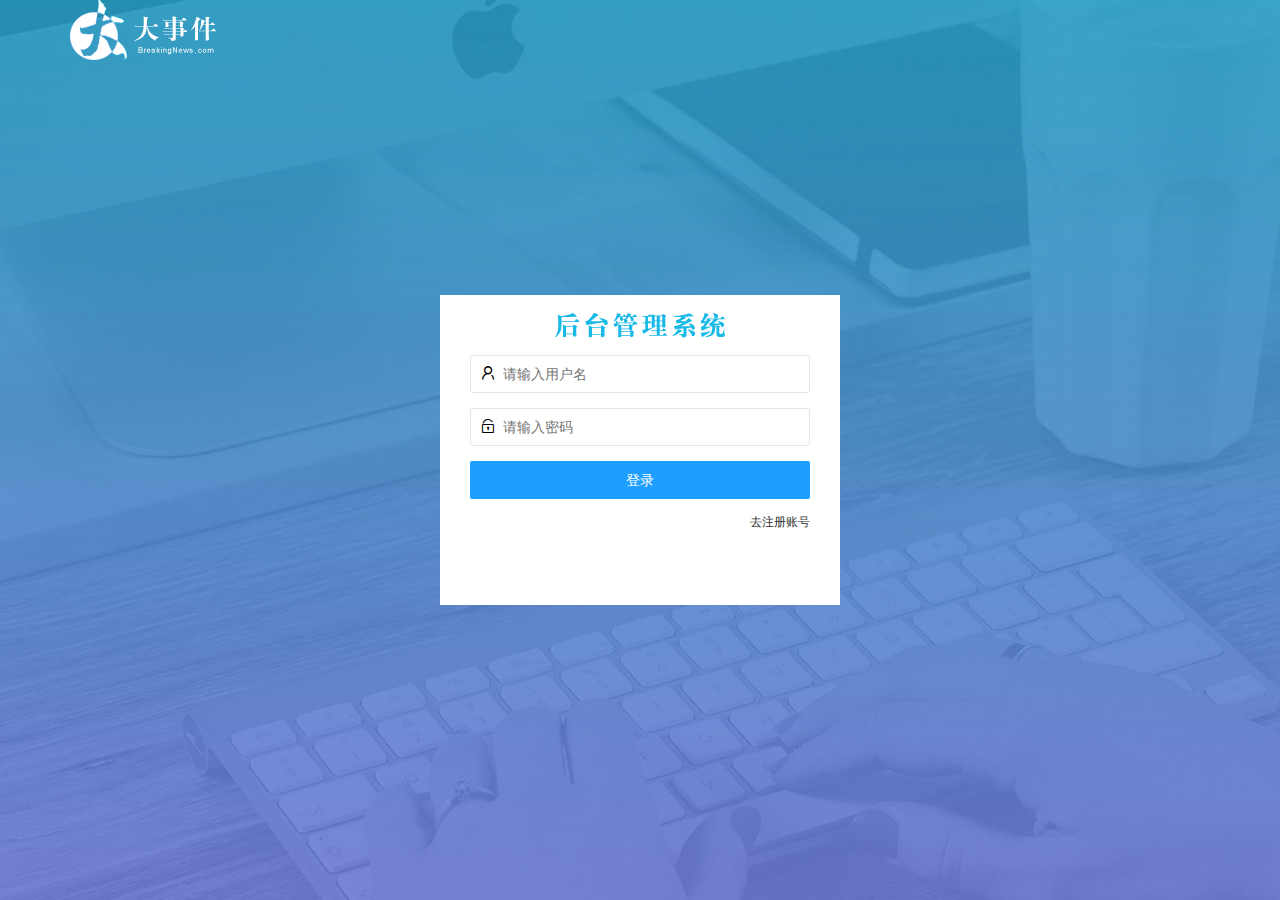
<file: login.html>
<!DOCTYPE html>
<html lang="en">

<head>
    <meta charset="UTF-8">
    <meta http-equiv="X-UA-Compatible" content="IE=edge">
    <meta name="viewport" content="width=device-width, initial-scale=1.0">
    <title>大事件-登录</title>
    <!-- 导入 LayUI 样式 -->
    <link rel="stylesheet" href="/assets/lib/layui/css/layui.css" />
    <!-- 导入自定义样式 -->
    <link rel="stylesheet" href="/assets/css/login.css" />
</head>

<body>
    <!-- 头部 logo 区域 -->
    <div class="layui-main">
        <img src="/assets/images/logo.png" alt="" />
    </div>

    <!-- 登录注册区域 -->
    <div class="loginAndRegBox">
        <!-- 登录标题 -->
        <div class="title-box"></div>
        <!-- 登录 -->
        <div class="login-box">
            <form class="layui-form" id="form_login">

                <!-- 用户名 -->
                <div class="layui-form-item">
                    <i class="layui-icon layui-icon-username"></i>
                    <input type="text" name="username" required lay-verify="required" placeholder="请输入用户名"
                        autocomplete="off" class="layui-input" />
                </div>

                <!-- 密码 -->
                <div class="layui-form-item">
                    <i class="layui-icon layui-icon-password"></i>
                    <input type="password" name="password" required lay-verify="required" placeholder="请输入密码"
                        autocomplete="off" class="layui-input" />
                </div>

                <!-- 登录按钮 -->
                <div class="layui-form-item">
                    <!-- 注意：表单提交按钮和普通按钮的区别，就是 lay-submit 属性 -->
                    <button class="layui-btn layui-btn-normal layui-btn-fluid" lay-submit>
                        登录
                    </button>
                </div>
                <div class="layui-form-item link">
                    <a href="javascript:;" id="link_reg">去注册账号</a>
                </div>
            </form>
        </div>
        <!-- 注册 -->
        <div class="reg-box">
            <form class="layui-form" id="form_reg">
                <!-- 用户名 -->
                <div class="layui-form-item">
                    <i class="layui-icon layui-icon-username"></i>
                    <input type="text" name="username" required lay-verify="required" placeholder="请输入用户名"
                        autocomplete="off" class="layui-input" />
                </div>

                <!-- 密码 -->
                <div class="layui-form-item">
                    <i class="layui-icon layui-icon-password"></i>
                    <input type="password" name="password" required lay-verify="required|password|repwd"
                        placeholder="请输入密码" autocomplete="off" class="layui-input" />
                </div>

                <!-- 确认密码 -->
                <div class="layui-form-item">
                    <i class="layui-icon layui-icon-password"></i>
                    <input type="password" name="repassword" required lay-verify="required|pwd|repwd"
                        placeholder="再次确认密码" autocomplete="off" class="layui-input" />
                </div>

                <!-- 注册按钮 -->
                <div class="layui-form-item">
                    <!-- 注意：表单提交按钮和普通按钮的区别，就是 lay-submit 属性 -->
                    <button class="layui-btn layui-btn-normal layui-btn-fluid" lay-submit>
                        注册
                    </button>
                </div>
                <div class="layui-form-item link">
                    <a href="javascript:;" id="link_login">去登录</a>
                </div>
            </form>
        </div>
    </div>
    <!-- 引用jquery.all.js -->
    <script src="/assets/lib/layui/layui.all.js"></script>
    <!-- 引用jquery.js -->
    <script src="/assets/lib/jquery.js"></script>
    <script src="/assets/js/baseAPI.js"></script>
    <!-- 引用login.js -->
    <script src="/assets/js/login.js"></script>
</body>

</html>
</file>
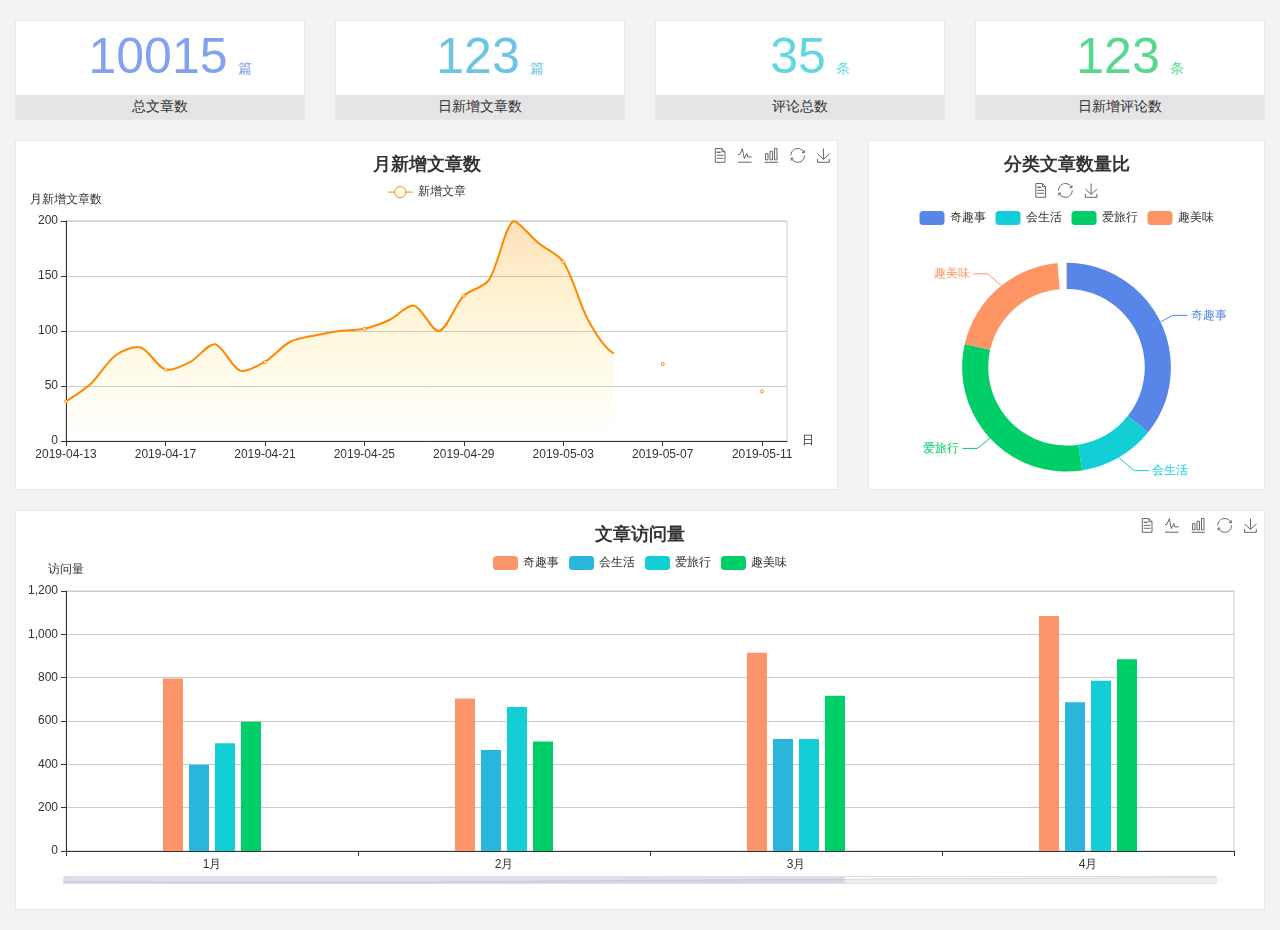
<file: home/dashboard.html>
<!DOCTYPE html>
<html lang="en">

<head>
  <meta charset="UTF-8">
  <meta name="viewport" content="width=device-width, initial-scale=1.0">
  <meta http-equiv="X-UA-Compatible" content="ie=edge">
  <title>图表统计</title>
  <link rel="stylesheet" href="../../assets/lib/bootstrap.css" />
  <link rel="stylesheet" href="../../assets/lib/main.css" />
  <script src="../../assets/lib/jquery.js"></script>
  <script type="text/javascript" src="../../assets/lib/echarts.min.js"></script>
</head>

<body>
  <div class="container-fluid">
    <div class="row spannel_list">
      <div class="col-sm-3 col-xs-6">
        <div class="spannel">
          <em>10015</em><span>篇</span>
          <b>总文章数</b>
        </div>
      </div>
      <div class="col-sm-3 col-xs-6">
        <div class="spannel scolor01">
          <em>123</em><span>篇</span>
          <b>日新增文章数</b>
        </div>
      </div>
      <div class="col-sm-3 col-xs-6">
        <div class="spannel scolor02">
          <em>35</em><span>条</span>
          <b>评论总数</b>
        </div>
      </div>
      <div class="col-sm-3 col-xs-6">
        <div class="spannel scolor03">
          <em>123</em><span>条</span>
          <b>日新增评论数</b>
        </div>
      </div>
    </div>
  </div>

  <div class="container-fluid">
    <div class="row curve-pie">
      <div class="col-lg-8 col-md-8">
        <div class="gragh_pannel" id="curve_show"></div>
      </div>
      <div class="col-lg-4 col-md-4">
        <div class="gragh_pannel" id="pie_show"></div>
      </div>
    </div>
  </div>

  <div class="container-fluid">
    <div class="column_pannel" id="column_show"></div>
  </div>

  <script>
    var oChart = echarts.init(document.getElementById('curve_show'));
    var aList_all = [
      { 'count': 36, 'date': '2019-04-13' },
      { 'count': 52, 'date': '2019-04-14' },
      { 'count': 78, 'date': '2019-04-15' },
      { 'count': 85, 'date': '2019-04-16' },
      { 'count': 65, 'date': '2019-04-17' },
      { 'count': 72, 'date': '2019-04-18' },
      { 'count': 88, 'date': '2019-04-19' },
      { 'count': 64, 'date': '2019-04-20' },
      { 'count': 72, 'date': '2019-04-21' },
      { 'count': 90, 'date': '2019-04-22' },
      { 'count': 96, 'date': '2019-04-23' },
      { 'count': 100, 'date': '2019-04-24' },
      { 'count': 102, 'date': '2019-04-25' },
      { 'count': 110, 'date': '2019-04-26' },
      { 'count': 123, 'date': '2019-04-27' },
      { 'count': 100, 'date': '2019-04-28' },
      { 'count': 132, 'date': '2019-04-29' },
      { 'count': 146, 'date': '2019-04-30' },
      { 'count': 200, 'date': '2019-05-01' },
      { 'count': 180, 'date': '2019-05-02' },
      { 'count': 163, 'date': '2019-05-03' },
      { 'count': 110, 'date': '2019-05-04' },
      { 'count': 80, 'date': '2019-05-05' },
      { 'count': 82, 'date': '2019-05-06' },
      { 'count': 70, 'date': '2019-05-07' },
      { 'count': 65, 'date': '2019-05-08' },
      { 'count': 54, 'date': '2019-05-09' },
      { 'count': 40, 'date': '2019-05-10' },
      { 'count': 45, 'date': '2019-05-11' },
      { 'count': 38, 'date': '2019-05-12' },
    ];

    let aCount = [];
    let aDate = [];

    for (var i = 0; i < aList_all.length; i++) {
      aCount.push(aList_all[i].count);
      aDate.push(aList_all[i].date);
    }

    var chartopt = {
      title: {
        text: '月新增文章数',
        left: 'center',
        top: '10'
      },
      tooltip: {
        trigger: 'axis'
      },
      legend: {
        data: ['新增文章'],
        top: '40'
      },
      toolbox: {
        show: true,
        feature: {
          mark: { show: true },
          dataView: { show: true, readOnly: false },
          magicType: { show: true, type: ['line', 'bar'] },
          restore: { show: true },
          saveAsImage: { show: true }
        }
      },
      calculable: true,
      xAxis: [
        {
          name: '日',
          type: 'category',
          boundaryGap: false,
          data: aDate
        }
      ],
      yAxis: [
        {
          name: '月新增文章数',
          type: 'value'
        }
      ],
      series: [
        {
          name: '新增文章',
          type: 'line',
          smooth: true,
          itemStyle: { normal: { areaStyle: { type: 'default' }, color: '#f80' }, lineStyle: { color: '#f80' } },
          data: aCount
        }],
      areaStyle: {
        normal: {
          color: new echarts.graphic.LinearGradient(0, 0, 0, 1, [{
            offset: 0,
            color: 'rgba(255,136,0,0.39)'
          }, {
            offset: .34,
            color: 'rgba(255,180,0,0.25)'
          }, {
            offset: 1,
            color: 'rgba(255,222,0,0.00)'
          }])

        }
      },
      grid: {
        show: true,
        x: 50,
        x2: 50,
        y: 80,
        height: 220
      }
    };

    oChart.setOption(chartopt);


    var oPie = echarts.init(document.getElementById('pie_show'));
    var oPieopt =
    {
      title: {
        top: 10,
        text: '分类文章数量比',
        x: 'center'
      },
      tooltip: {
        trigger: 'item',
        formatter: "{a} <br/>{b} : {c} ({d}%)"
      },
      color: ['#5885e8', '#13cfd5', '#00ce68', '#ff9565'],
      legend: {
        x: 'center',
        top: 65,
        data: ['奇趣事', '会生活', '爱旅行', '趣美味']
      },
      toolbox: {
        show: true,
        x: 'center',
        top: 35,
        feature: {
          mark: { show: true },
          dataView: { show: true, readOnly: false },
          magicType: {
            show: true,
            type: ['pie', 'funnel'],
            option: {
              funnel: {
                x: '25%',
                width: '50%',
                funnelAlign: 'left',
                max: 1548
              }
            }
          },
          restore: { show: true },
          saveAsImage: { show: true }
        }
      },
      calculable: true,
      series: [
        {
          name: '访问来源',
          type: 'pie',
          radius: ['45%', '60%'],
          center: ['50%', '65%'],
          data: [
            { value: 300, name: '奇趣事' },
            { value: 100, name: '会生活' },
            { value: 260, name: '爱旅行' },
            { value: 180, name: '趣美味' }
          ]
        }
      ]
    };
    oPie.setOption(oPieopt);



    var oColumn = this.echarts.init(document.getElementById('column_show'));
    var oColumnopt =
    {
      title: {
        text: '文章访问量',
        left: 'center',
        top: '10'
      },
      tooltip: {
        trigger: 'axis'
      },
      legend: {
        data: ['奇趣事', '会生活', '爱旅行', '趣美味'],
        top: '40'
      },
      toolbox: {
        show: true,
        feature: {
          mark: { show: true },
          dataView: { show: true, readOnly: false },
          magicType: { show: true, type: ['line', 'bar'] },
          restore: { show: true },
          saveAsImage: { show: true }
        }
      },
      calculable: true,
      xAxis: [
        {
          type: 'category',
          data: ['1月', '2月', '3月', '4月', '5月']
        }
      ],
      yAxis: [
        {
          name: '访问量',
          type: 'value'
        }
      ],
      series: [
        {
          name: '奇趣事',
          type: 'bar',
          barWidth: 20,
          itemStyle: {
            normal: { areaStyle: { type: 'default' }, color: '#fd956a' }
          },
          data: [800, 708, 920, 1090, 1200]
        },
        {
          name: '会生活',
          type: 'bar',
          barWidth: 20,
          itemStyle: {
            normal: { areaStyle: { type: 'default' }, color: '#2bb6db' }
          },
          data: [400, 468, 520, 690, 800]
        },
        {
          name: '爱旅行',
          type: 'bar',
          barWidth: 20,
          itemStyle: {
            normal: { areaStyle: { type: 'default' }, color: '#13cfd5' }
          },
          data: [500, 668, 520, 790, 900]
        },
        {
          name: '趣美味',
          type: 'bar',
          barWidth: 20,
          itemStyle: {
            normal: { areaStyle: { type: 'default' }, color: '#00ce68' }
          },
          data: [600, 508, 720, 890, 1000]
        }
      ],
      grid: {
        show: true,
        x: 50,
        x2: 30,
        y: 80,
        height: 260
      },
      dataZoom: [//给x轴设置滚动条
        {
          start: 0,//默认为0
          end: 100 - 1000 / 31,//默认为100
          type: 'slider',
          show: true,
          xAxisIndex: [0],
          handleSize: 0,//滑动条的 左右2个滑动条的大小
          height: 8,//组件高度
          left: 45, //左边的距离
          right: 50,//右边的距离
          bottom: 26,//右边的距离
          handleColor: '#ddd',//h滑动图标的颜色
          handleStyle: {
            borderColor: "#cacaca",
            borderWidth: "1",
            shadowBlur: 2,
            background: "#ddd",
            shadowColor: "#ddd",
          }
        }]
    };
    oColumn.setOption(oColumnopt);
  </script>
</body>

</html>
</file>
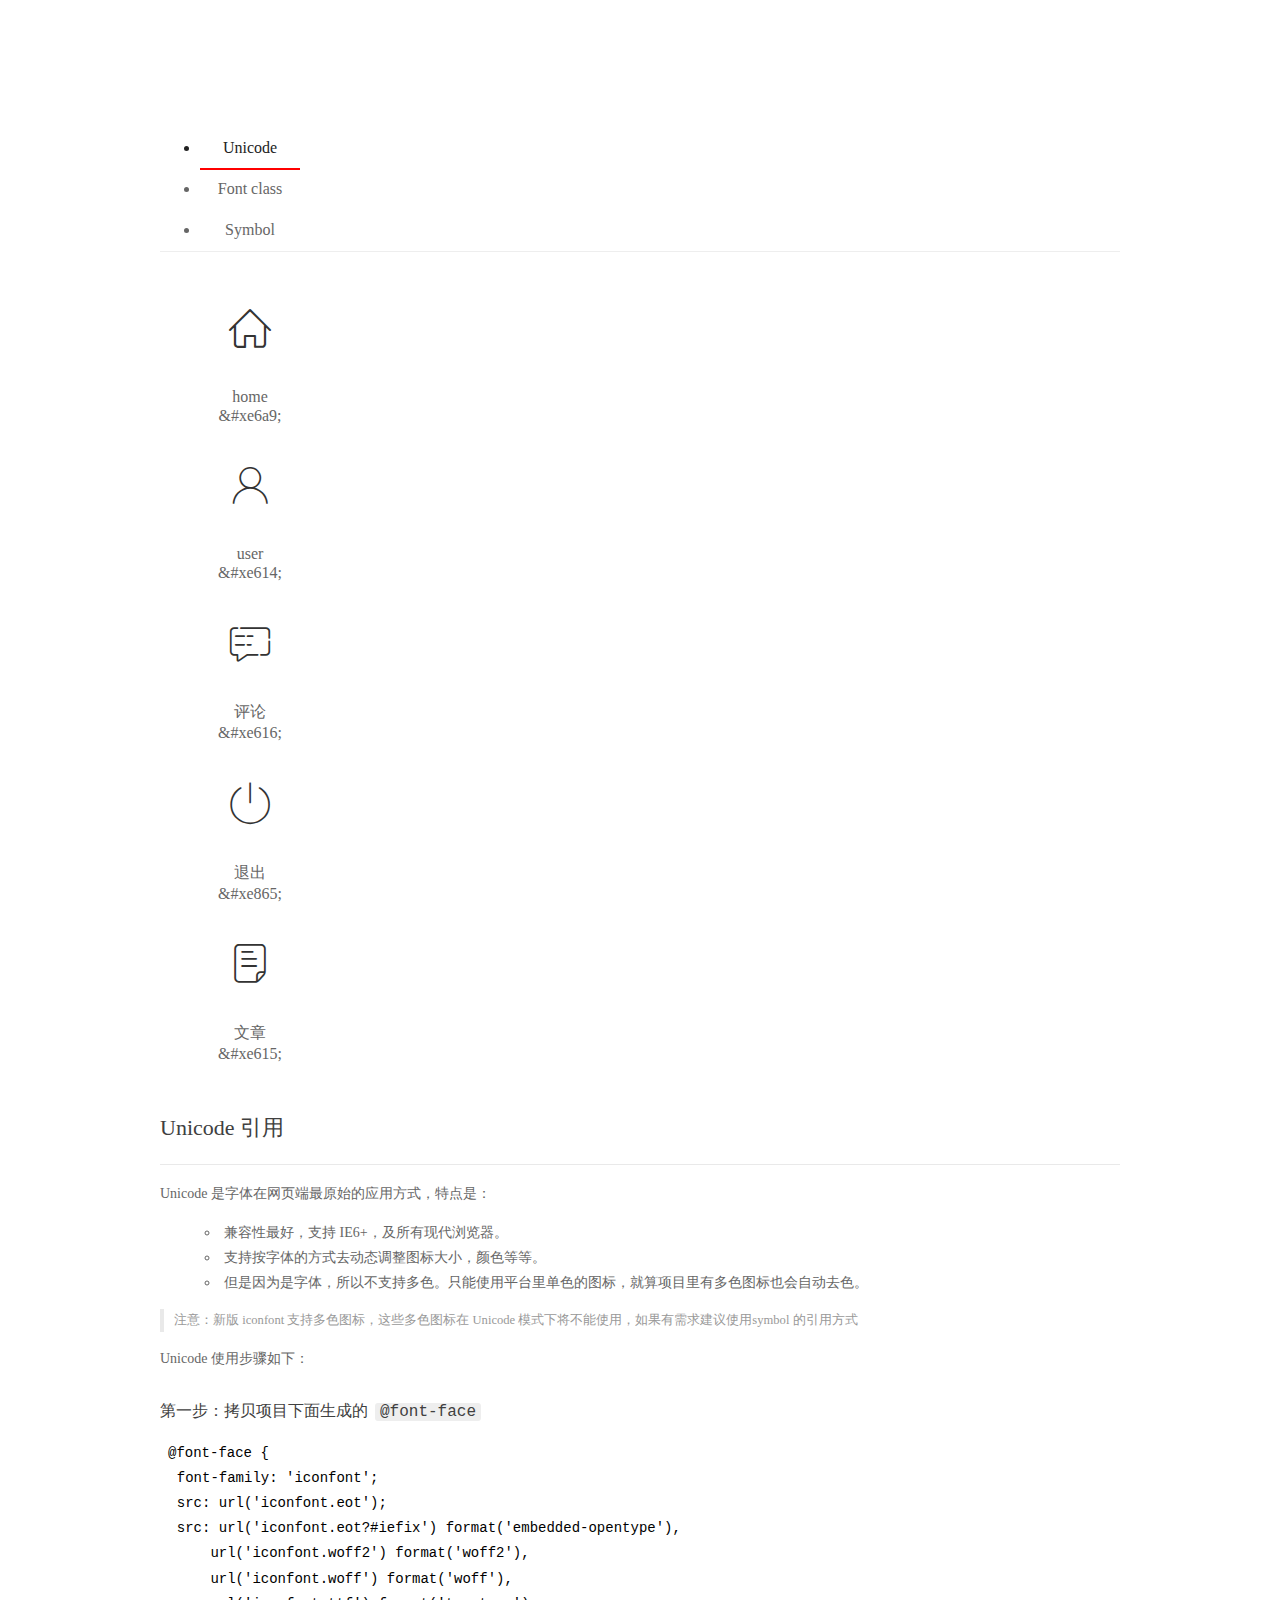
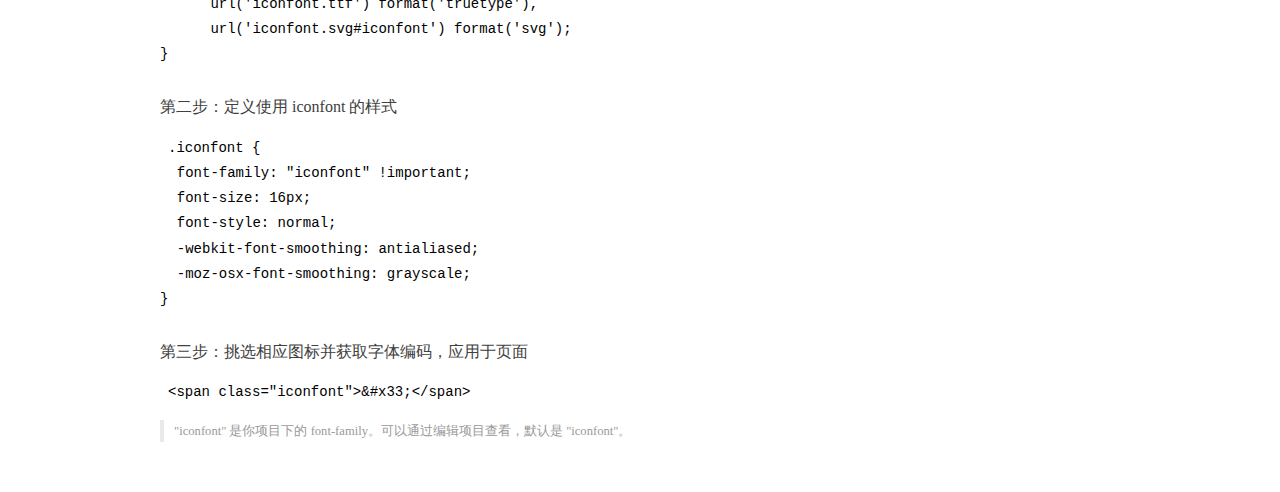
<file: assets/fonts/demo_index.html>
<!DOCTYPE html>
<html>
<head>
  <meta charset="utf-8"/>
  <title>IconFont Demo</title>
  <link rel="shortcut icon" href="https://gtms04.alicdn.com/tps/i4/TB1_oz6GVXXXXaFXpXXJDFnIXXX-64-64.ico" type="image/x-icon"/>
  <link rel="stylesheet" href="https://g.alicdn.com/thx/cube/1.3.2/cube.min.css">
  <link rel="stylesheet" href="demo.css">
  <link rel="stylesheet" href="iconfont.css">
  <script src="iconfont.js"></script>
  <!-- jQuery -->
  <script src="https://a1.alicdn.com/oss/uploads/2018/12/26/7bfddb60-08e8-11e9-9b04-53e73bb6408b.js"></script>
  <!-- 代码高亮 -->
  <script src="https://a1.alicdn.com/oss/uploads/2018/12/26/a3f714d0-08e6-11e9-8a15-ebf944d7534c.js"></script>
</head>
<body>
  <div class="main">
    <h1 class="logo"><a href="https://www.iconfont.cn/" title="iconfont 首页" target="_blank">&#xe86b;</a></h1>
    <div class="nav-tabs">
      <ul id="tabs" class="dib-box">
        <li class="dib active"><span>Unicode</span></li>
        <li class="dib"><span>Font class</span></li>
        <li class="dib"><span>Symbol</span></li>
      </ul>
      
    </div>
    <div class="tab-container">
      <div class="content unicode" style="display: block;">
          <ul class="icon_lists dib-box">
          
            <li class="dib">
              <span class="icon iconfont">&#xe6a9;</span>
                <div class="name">home</div>
                <div class="code-name">&amp;#xe6a9;</div>
              </li>
          
            <li class="dib">
              <span class="icon iconfont">&#xe614;</span>
                <div class="name">user</div>
                <div class="code-name">&amp;#xe614;</div>
              </li>
          
            <li class="dib">
              <span class="icon iconfont">&#xe616;</span>
                <div class="name">评论</div>
                <div class="code-name">&amp;#xe616;</div>
              </li>
          
            <li class="dib">
              <span class="icon iconfont">&#xe865;</span>
                <div class="name">退出</div>
                <div class="code-name">&amp;#xe865;</div>
              </li>
          
            <li class="dib">
              <span class="icon iconfont">&#xe615;</span>
                <div class="name">文章</div>
                <div class="code-name">&amp;#xe615;</div>
              </li>
          
          </ul>
          <div class="article markdown">
          <h2 id="unicode-">Unicode 引用</h2>
          <hr>

          <p>Unicode 是字体在网页端最原始的应用方式，特点是：</p>
          <ul>
            <li>兼容性最好，支持 IE6+，及所有现代浏览器。</li>
            <li>支持按字体的方式去动态调整图标大小，颜色等等。</li>
            <li>但是因为是字体，所以不支持多色。只能使用平台里单色的图标，就算项目里有多色图标也会自动去色。</li>
          </ul>
          <blockquote>
            <p>注意：新版 iconfont 支持多色图标，这些多色图标在 Unicode 模式下将不能使用，如果有需求建议使用symbol 的引用方式</p>
          </blockquote>
          <p>Unicode 使用步骤如下：</p>
          <h3 id="-font-face">第一步：拷贝项目下面生成的 <code>@font-face</code></h3>
<pre><code class="language-css"
>@font-face {
  font-family: 'iconfont';
  src: url('iconfont.eot');
  src: url('iconfont.eot?#iefix') format('embedded-opentype'),
      url('iconfont.woff2') format('woff2'),
      url('iconfont.woff') format('woff'),
      url('iconfont.ttf') format('truetype'),
      url('iconfont.svg#iconfont') format('svg');
}
</code></pre>
          <h3 id="-iconfont-">第二步：定义使用 iconfont 的样式</h3>
<pre><code class="language-css"
>.iconfont {
  font-family: "iconfont" !important;
  font-size: 16px;
  font-style: normal;
  -webkit-font-smoothing: antialiased;
  -moz-osx-font-smoothing: grayscale;
}
</code></pre>
          <h3 id="-">第三步：挑选相应图标并获取字体编码，应用于页面</h3>
<pre>
<code class="language-html"
>&lt;span class="iconfont"&gt;&amp;#x33;&lt;/span&gt;
</code></pre>
          <blockquote>
            <p>"iconfont" 是你项目下的 font-family。可以通过编辑项目查看，默认是 "iconfont"。</p>
          </blockquote>
          </div>
      </div>
      <div class="content font-class">
        <ul class="icon_lists dib-box">
          
          <li class="dib">
            <span class="icon iconfont icon-home"></span>
            <div class="name">
              home
            </div>
            <div class="code-name">.icon-home
            </div>
          </li>
          
          <li class="dib">
            <span class="icon iconfont icon-user"></span>
            <div class="name">
              user
            </div>
            <div class="code-name">.icon-user
            </div>
          </li>
          
          <li class="dib">
            <span class="icon iconfont icon-pinglun"></span>
            <div class="name">
              评论
            </div>
            <div class="code-name">.icon-pinglun
            </div>
          </li>
          
          <li class="dib">
            <span class="icon iconfont icon-tuichu"></span>
            <div class="name">
              退出
            </div>
            <div class="code-name">.icon-tuichu
            </div>
          </li>
          
          <li class="dib">
            <span class="icon iconfont icon-16"></span>
            <div class="name">
              文章
            </div>
            <div class="code-name">.icon-16
            </div>
          </li>
          
        </ul>
        <div class="article markdown">
        <h2 id="font-class-">font-class 引用</h2>
        <hr>

        <p>font-class 是 Unicode 使用方式的一种变种，主要是解决 Unicode 书写不直观，语意不明确的问题。</p>
        <p>与 Unicode 使用方式相比，具有如下特点：</p>
        <ul>
          <li>兼容性良好，支持 IE8+，及所有现代浏览器。</li>
          <li>相比于 Unicode 语意明确，书写更直观。可以很容易分辨这个 icon 是什么。</li>
          <li>因为使用 class 来定义图标，所以当要替换图标时，只需要修改 class 里面的 Unicode 引用。</li>
          <li>不过因为本质上还是使用的字体，所以多色图标还是不支持的。</li>
        </ul>
        <p>使用步骤如下：</p>
        <h3 id="-fontclass-">第一步：引入项目下面生成的 fontclass 代码：</h3>
<pre><code class="language-html">&lt;link rel="stylesheet" href="./iconfont.css"&gt;
</code></pre>
        <h3 id="-">第二步：挑选相应图标并获取类名，应用于页面：</h3>
<pre><code class="language-html">&lt;span class="iconfont icon-xxx"&gt;&lt;/span&gt;
</code></pre>
        <blockquote>
          <p>"
            iconfont" 是你项目下的 font-family。可以通过编辑项目查看，默认是 "iconfont"。</p>
        </blockquote>
      </div>
      </div>
      <div class="content symbol">
          <ul class="icon_lists dib-box">
          
            <li class="dib">
                <svg class="icon svg-icon" aria-hidden="true">
                  <use xlink:href="#icon-home"></use>
                </svg>
                <div class="name">home</div>
                <div class="code-name">#icon-home</div>
            </li>
          
            <li class="dib">
                <svg class="icon svg-icon" aria-hidden="true">
                  <use xlink:href="#icon-user"></use>
                </svg>
                <div class="name">user</div>
                <div class="code-name">#icon-user</div>
            </li>
          
            <li class="dib">
                <svg class="icon svg-icon" aria-hidden="true">
                  <use xlink:href="#icon-pinglun"></use>
                </svg>
                <div class="name">评论</div>
                <div class="code-name">#icon-pinglun</div>
            </li>
          
            <li class="dib">
                <svg class="icon svg-icon" aria-hidden="true">
                  <use xlink:href="#icon-tuichu"></use>
                </svg>
                <div class="name">退出</div>
                <div class="code-name">#icon-tuichu</div>
            </li>
          
            <li class="dib">
                <svg class="icon svg-icon" aria-hidden="true">
                  <use xlink:href="#icon-16"></use>
                </svg>
                <div class="name">文章</div>
                <div class="code-name">#icon-16</div>
            </li>
          
          </ul>
          <div class="article markdown">
          <h2 id="symbol-">Symbol 引用</h2>
          <hr>

          <p>这是一种全新的使用方式，应该说这才是未来的主流，也是平台目前推荐的用法。相关介绍可以参考这篇<a href="">文章</a>
            这种用法其实是做了一个 SVG 的集合，与另外两种相比具有如下特点：</p>
          <ul>
            <li>支持多色图标了，不再受单色限制。</li>
            <li>通过一些技巧，支持像字体那样，通过 <code>font-size</code>, <code>color</code> 来调整样式。</li>
            <li>兼容性较差，支持 IE9+，及现代浏览器。</li>
            <li>浏览器渲染 SVG 的性能一般，还不如 png。</li>
          </ul>
          <p>使用步骤如下：</p>
          <h3 id="-symbol-">第一步：引入项目下面生成的 symbol 代码：</h3>
<pre><code class="language-html">&lt;script src="./iconfont.js"&gt;&lt;/script&gt;
</code></pre>
          <h3 id="-css-">第二步：加入通用 CSS 代码（引入一次就行）：</h3>
<pre><code class="language-html">&lt;style&gt;
.icon {
  width: 1em;
  height: 1em;
  vertical-align: -0.15em;
  fill: currentColor;
  overflow: hidden;
}
&lt;/style&gt;
</code></pre>
          <h3 id="-">第三步：挑选相应图标并获取类名，应用于页面：</h3>
<pre><code class="language-html">&lt;svg class="icon" aria-hidden="true"&gt;
  &lt;use xlink:href="#icon-xxx"&gt;&lt;/use&gt;
&lt;/svg&gt;
</code></pre>
          </div>
      </div>

    </div>
  </div>
  <script>
  $(document).ready(function () {
      $('.tab-container .content:first').show()

      $('#tabs li').click(function (e) {
        var tabContent = $('.tab-container .content')
        var index = $(this).index()

        if ($(this).hasClass('active')) {
          return
        } else {
          $('#tabs li').removeClass('active')
          $(this).addClass('active')

          tabContent.hide().eq(index).fadeIn()
        }
      })
    })
  </script>
</body>
</html>
</file>
<file: assets/lib/layui/css/layui.css>
/** layui-v2.5.5 MIT License By https://www.layui.com */
 .layui-inline,img{display:inline-block;vertical-align:middle}h1,h2,h3,h4,h5,h6{font-weight:400}.layui-edge,.layui-header,.layui-inline,.layui-main{position:relative}.layui-body,.layui-edge,.layui-elip{overflow:hidden}.layui-btn,.layui-edge,.layui-inline,img{vertical-align:middle}.layui-btn,.layui-disabled,.layui-icon,.layui-unselect{-moz-user-select:none;-webkit-user-select:none;-ms-user-select:none}.layui-elip,.layui-form-checkbox span,.layui-form-pane .layui-form-label{text-overflow:ellipsis;white-space:nowrap}.layui-breadcrumb,.layui-tree-btnGroup{visibility:hidden}blockquote,body,button,dd,div,dl,dt,form,h1,h2,h3,h4,h5,h6,input,li,ol,p,pre,td,textarea,th,ul{margin:0;padding:0;-webkit-tap-highlight-color:rgba(0,0,0,0)}a:active,a:hover{outline:0}img{border:none}li{list-style:none}table{border-collapse:collapse;border-spacing:0}h4,h5,h6{font-size:100%}button,input,optgroup,option,select,textarea{font-family:inherit;font-size:inherit;font-style:inherit;font-weight:inherit;outline:0}pre{white-space:pre-wrap;white-space:-moz-pre-wrap;white-space:-pre-wrap;white-space:-o-pre-wrap;word-wrap:break-word}body{line-height:24px;font:14px Helvetica Neue,Helvetica,PingFang SC,Tahoma,Arial,sans-serif}hr{height:1px;margin:10px 0;border:0;clear:both}a{color:#333;text-decoration:none}a:hover{color:#777}a cite{font-style:normal;*cursor:pointer}.layui-border-box,.layui-border-box *{box-sizing:border-box}.layui-box,.layui-box *{box-sizing:content-box}.layui-clear{clear:both;*zoom:1}.layui-clear:after{content:'\20';clear:both;*zoom:1;display:block;height:0}.layui-inline{*display:inline;*zoom:1}.layui-edge{display:inline-block;width:0;height:0;border-width:6px;border-style:dashed;border-color:transparent}.layui-edge-top{top:-4px;border-bottom-color:#999;border-bottom-style:solid}.layui-edge-right{border-left-color:#999;border-left-style:solid}.layui-edge-bottom{top:2px;border-top-color:#999;border-top-style:solid}.layui-edge-left{border-right-color:#999;border-right-style:solid}.layui-disabled,.layui-disabled:hover{color:#d2d2d2!important;cursor:not-allowed!important}.layui-circle{border-radius:100%}.layui-show{display:block!important}.layui-hide{display:none!important}@font-face{font-family:layui-icon;src:url(../font/iconfont.eot?v=250);src:url(../font/iconfont.eot?v=250#iefix) format('embedded-opentype'),url(../font/iconfont.woff2?v=250) format('woff2'),url(../font/iconfont.woff?v=250) format('woff'),url(../font/iconfont.ttf?v=250) format('truetype'),url(../font/iconfont.svg?v=250#layui-icon) format('svg')}.layui-icon{font-family:layui-icon!important;font-size:16px;font-style:normal;-webkit-font-smoothing:antialiased;-moz-osx-font-smoothing:grayscale}.layui-icon-reply-fill:before{content:"\e611"}.layui-icon-set-fill:before{content:"\e614"}.layui-icon-menu-fill:before{content:"\e60f"}.layui-icon-search:before{content:"\e615"}.layui-icon-share:before{content:"\e641"}.layui-icon-set-sm:before{content:"\e620"}.layui-icon-engine:before{content:"\e628"}.layui-icon-close:before{content:"\1006"}.layui-icon-close-fill:before{content:"\1007"}.layui-icon-chart-screen:before{content:"\e629"}.layui-icon-star:before{content:"\e600"}.layui-icon-circle-dot:before{content:"\e617"}.layui-icon-chat:before{content:"\e606"}.layui-icon-release:before{content:"\e609"}.layui-icon-list:before{content:"\e60a"}.layui-icon-chart:before{content:"\e62c"}.layui-icon-ok-circle:before{content:"\1005"}.layui-icon-layim-theme:before{content:"\e61b"}.layui-icon-table:before{content:"\e62d"}.layui-icon-right:before{content:"\e602"}.layui-icon-left:before{content:"\e603"}.layui-icon-cart-simple:before{content:"\e698"}.layui-icon-face-cry:before{content:"\e69c"}.layui-icon-face-smile:before{content:"\e6af"}.layui-icon-survey:before{content:"\e6b2"}.layui-icon-tree:before{content:"\e62e"}.layui-icon-upload-circle:before{content:"\e62f"}.layui-icon-add-circle:before{content:"\e61f"}.layui-icon-download-circle:before{content:"\e601"}.layui-icon-templeate-1:before{content:"\e630"}.layui-icon-util:before{content:"\e631"}.layui-icon-face-surprised:before{content:"\e664"}.layui-icon-edit:before{content:"\e642"}.layui-icon-speaker:before{content:"\e645"}.layui-icon-down:before{content:"\e61a"}.layui-icon-file:before{content:"\e621"}.layui-icon-layouts:before{content:"\e632"}.layui-icon-rate-half:before{content:"\e6c9"}.layui-icon-add-circle-fine:before{content:"\e608"}.layui-icon-prev-circle:before{content:"\e633"}.layui-icon-read:before{content:"\e705"}.layui-icon-404:before{content:"\e61c"}.layui-icon-carousel:before{content:"\e634"}.layui-icon-help:before{content:"\e607"}.layui-icon-code-circle:before{content:"\e635"}.layui-icon-water:before{content:"\e636"}.layui-icon-username:before{content:"\e66f"}.layui-icon-find-fill:before{content:"\e670"}.layui-icon-about:before{content:"\e60b"}.layui-icon-location:before{content:"\e715"}.layui-icon-up:before{content:"\e619"}.layui-icon-pause:before{content:"\e651"}.layui-icon-date:before{content:"\e637"}.layui-icon-layim-uploadfile:before{content:"\e61d"}.layui-icon-delete:before{content:"\e640"}.layui-icon-play:before{content:"\e652"}.layui-icon-top:before{content:"\e604"}.layui-icon-friends:before{content:"\e612"}.layui-icon-refresh-3:before{content:"\e9aa"}.layui-icon-ok:before{content:"\e605"}.layui-icon-layer:before{content:"\e638"}.layui-icon-face-smile-fine:before{content:"\e60c"}.layui-icon-dollar:before{content:"\e659"}.layui-icon-group:before{content:"\e613"}.layui-icon-layim-download:before{content:"\e61e"}.layui-icon-picture-fine:before{content:"\e60d"}.layui-icon-link:before{content:"\e64c"}.layui-icon-diamond:before{content:"\e735"}.layui-icon-log:before{content:"\e60e"}.layui-icon-rate-solid:before{content:"\e67a"}.layui-icon-fonts-del:before{content:"\e64f"}.layui-icon-unlink:before{content:"\e64d"}.layui-icon-fonts-clear:before{content:"\e639"}.layui-icon-triangle-r:before{content:"\e623"}.layui-icon-circle:before{content:"\e63f"}.layui-icon-radio:before{content:"\e643"}.layui-icon-align-center:before{content:"\e647"}.layui-icon-align-right:before{content:"\e648"}.layui-icon-align-left:before{content:"\e649"}.layui-icon-loading-1:before{content:"\e63e"}.layui-icon-return:before{content:"\e65c"}.layui-icon-fonts-strong:before{content:"\e62b"}.layui-icon-upload:before{content:"\e67c"}.layui-icon-dialogue:before{content:"\e63a"}.layui-icon-video:before{content:"\e6ed"}.layui-icon-headset:before{content:"\e6fc"}.layui-icon-cellphone-fine:before{content:"\e63b"}.layui-icon-add-1:before{content:"\e654"}.layui-icon-face-smile-b:before{content:"\e650"}.layui-icon-fonts-html:before{content:"\e64b"}.layui-icon-form:before{content:"\e63c"}.layui-icon-cart:before{content:"\e657"}.layui-icon-camera-fill:before{content:"\e65d"}.layui-icon-tabs:before{content:"\e62a"}.layui-icon-fonts-code:before{content:"\e64e"}.layui-icon-fire:before{content:"\e756"}.layui-icon-set:before{content:"\e716"}.layui-icon-fonts-u:before{content:"\e646"}.layui-icon-triangle-d:before{content:"\e625"}.layui-icon-tips:before{content:"\e702"}.layui-icon-picture:before{content:"\e64a"}.layui-icon-more-vertical:before{content:"\e671"}.layui-icon-flag:before{content:"\e66c"}.layui-icon-loading:before{content:"\e63d"}.layui-icon-fonts-i:before{content:"\e644"}.layui-icon-refresh-1:before{content:"\e666"}.layui-icon-rmb:before{content:"\e65e"}.layui-icon-home:before{content:"\e68e"}.layui-icon-user:before{content:"\e770"}.layui-icon-notice:before{content:"\e667"}.layui-icon-login-weibo:before{content:"\e675"}.layui-icon-voice:before{content:"\e688"}.layui-icon-upload-drag:before{content:"\e681"}.layui-icon-login-qq:before{content:"\e676"}.layui-icon-snowflake:before{content:"\e6b1"}.layui-icon-file-b:before{content:"\e655"}.layui-icon-template:before{content:"\e663"}.layui-icon-auz:before{content:"\e672"}.layui-icon-console:before{content:"\e665"}.layui-icon-app:before{content:"\e653"}.layui-icon-prev:before{content:"\e65a"}.layui-icon-website:before{content:"\e7ae"}.layui-icon-next:before{content:"\e65b"}.layui-icon-component:before{content:"\e857"}.layui-icon-more:before{content:"\e65f"}.layui-icon-login-wechat:before{content:"\e677"}.layui-icon-shrink-right:before{content:"\e668"}.layui-icon-spread-left:before{content:"\e66b"}.layui-icon-camera:before{content:"\e660"}.layui-icon-note:before{content:"\e66e"}.layui-icon-refresh:before{content:"\e669"}.layui-icon-female:before{content:"\e661"}.layui-icon-male:before{content:"\e662"}.layui-icon-password:before{content:"\e673"}.layui-icon-senior:before{content:"\e674"}.layui-icon-theme:before{content:"\e66a"}.layui-icon-tread:before{content:"\e6c5"}.layui-icon-praise:before{content:"\e6c6"}.layui-icon-star-fill:before{content:"\e658"}.layui-icon-rate:before{content:"\e67b"}.layui-icon-template-1:before{content:"\e656"}.layui-icon-vercode:before{content:"\e679"}.layui-icon-cellphone:before{content:"\e678"}.layui-icon-screen-full:before{content:"\e622"}.layui-icon-screen-restore:before{content:"\e758"}.layui-icon-cols:before{content:"\e610"}.layui-icon-export:before{content:"\e67d"}.layui-icon-print:before{content:"\e66d"}.layui-icon-slider:before{content:"\e714"}.layui-icon-addition:before{content:"\e624"}.layui-icon-subtraction:before{content:"\e67e"}.layui-icon-service:before{content:"\e626"}.layui-icon-transfer:before{content:"\e691"}.layui-main{width:1140px;margin:0 auto}.layui-header{z-index:1000;height:60px}.layui-header a:hover{transition:all .5s;-webkit-transition:all .5s}.layui-side{position:fixed;left:0;top:0;bottom:0;z-index:999;width:200px;overflow-x:hidden}.layui-side-scroll{position:relative;width:220px;height:100%;overflow-x:hidden}.layui-body{position:absolute;left:200px;right:0;top:0;bottom:0;z-index:998;width:auto;overflow-y:auto;box-sizing:border-box}.layui-layout-body{overflow:hidden}.layui-layout-admin .layui-header{background-color:#23262E}.layui-layout-admin .layui-side{top:60px;width:200px;overflow-x:hidden}.layui-layout-admin .layui-body{position:fixed;top:60px;bottom:44px}.layui-layout-admin .layui-main{width:auto;margin:0 15px}.layui-layout-admin .layui-footer{position:fixed;left:200px;right:0;bottom:0;height:44px;line-height:44px;padding:0 15px;background-color:#eee}.layui-layout-admin .layui-logo{position:absolute;left:0;top:0;width:200px;height:100%;line-height:60px;text-align:center;color:#009688;font-size:16px}.layui-layout-admin .layui-header .layui-nav{background:0 0}.layui-layout-left{position:absolute!important;left:200px;top:0}.layui-layout-right{position:absolute!important;right:0;top:0}.layui-container{position:relative;margin:0 auto;padding:0 15px;box-sizing:border-box}.layui-fluid{position:relative;margin:0 auto;padding:0 15px}.layui-row:after,.layui-row:before{content:'';display:block;clear:both}.layui-col-lg1,.layui-col-lg10,.layui-col-lg11,.layui-col-lg12,.layui-col-lg2,.layui-col-lg3,.layui-col-lg4,.layui-col-lg5,.layui-col-lg6,.layui-col-lg7,.layui-col-lg8,.layui-col-lg9,.layui-col-md1,.layui-col-md10,.layui-col-md11,.layui-col-md12,.layui-col-md2,.layui-col-md3,.layui-col-md4,.layui-col-md5,.layui-col-md6,.layui-col-md7,.layui-col-md8,.layui-col-md9,.layui-col-sm1,.layui-col-sm10,.layui-col-sm11,.layui-col-sm12,.layui-col-sm2,.layui-col-sm3,.layui-col-sm4,.layui-col-sm5,.layui-col-sm6,.layui-col-sm7,.layui-col-sm8,.layui-col-sm9,.layui-col-xs1,.layui-col-xs10,.layui-col-xs11,.layui-col-xs12,.layui-col-xs2,.layui-col-xs3,.layui-col-xs4,.layui-col-xs5,.layui-col-xs6,.layui-col-xs7,.layui-col-xs8,.layui-col-xs9{position:relative;display:block;box-sizing:border-box}.layui-col-xs1,.layui-col-xs10,.layui-col-xs11,.layui-col-xs12,.layui-col-xs2,.layui-col-xs3,.layui-col-xs4,.layui-col-xs5,.layui-col-xs6,.layui-col-xs7,.layui-col-xs8,.layui-col-xs9{float:left}.layui-col-xs1{width:8.33333333%}.layui-col-xs2{width:16.66666667%}.layui-col-xs3{width:25%}.layui-col-xs4{width:33.33333333%}.layui-col-xs5{width:41.66666667%}.layui-col-xs6{width:50%}.layui-col-xs7{width:58.33333333%}.layui-col-xs8{width:66.66666667%}.layui-col-xs9{width:75%}.layui-col-xs10{width:83.33333333%}.layui-col-xs11{width:91.66666667%}.layui-col-xs12{width:100%}.layui-col-xs-offset1{margin-left:8.33333333%}.layui-col-xs-offset2{margin-left:16.66666667%}.layui-col-xs-offset3{margin-left:25%}.layui-col-xs-offset4{margin-left:33.33333333%}.layui-col-xs-offset5{margin-left:41.66666667%}.layui-col-xs-offset6{margin-left:50%}.layui-col-xs-offset7{margin-left:58.33333333%}.layui-col-xs-offset8{margin-left:66.66666667%}.layui-col-xs-offset9{margin-left:75%}.layui-col-xs-offset10{margin-left:83.33333333%}.layui-col-xs-offset11{margin-left:91.66666667%}.layui-col-xs-offset12{margin-left:100%}@media screen and (max-width:768px){.layui-hide-xs{display:none!important}.layui-show-xs-block{display:block!important}.layui-show-xs-inline{display:inline!important}.layui-show-xs-inline-block{display:inline-block!important}}@media screen and (min-width:768px){.layui-container{width:750px}.layui-hide-sm{display:none!important}.layui-show-sm-block{display:block!important}.layui-show-sm-inline{display:inline!important}.layui-show-sm-inline-block{display:inline-block!important}.layui-col-sm1,.layui-col-sm10,.layui-col-sm11,.layui-col-sm12,.layui-col-sm2,.layui-col-sm3,.layui-col-sm4,.layui-col-sm5,.layui-col-sm6,.layui-col-sm7,.layui-col-sm8,.layui-col-sm9{float:left}.layui-col-sm1{width:8.33333333%}.layui-col-sm2{width:16.66666667%}.layui-col-sm3{width:25%}.layui-col-sm4{width:33.33333333%}.layui-col-sm5{width:41.66666667%}.layui-col-sm6{width:50%}.layui-col-sm7{width:58.33333333%}.layui-col-sm8{width:66.66666667%}.layui-col-sm9{width:75%}.layui-col-sm10{width:83.33333333%}.layui-col-sm11{width:91.66666667%}.layui-col-sm12{width:100%}.layui-col-sm-offset1{margin-left:8.33333333%}.layui-col-sm-offset2{margin-left:16.66666667%}.layui-col-sm-offset3{margin-left:25%}.layui-col-sm-offset4{margin-left:33.33333333%}.layui-col-sm-offset5{margin-left:41.66666667%}.layui-col-sm-offset6{margin-left:50%}.layui-col-sm-offset7{margin-left:58.33333333%}.layui-col-sm-offset8{margin-left:66.66666667%}.layui-col-sm-offset9{margin-left:75%}.layui-col-sm-offset10{margin-left:83.33333333%}.layui-col-sm-offset11{margin-left:91.66666667%}.layui-col-sm-offset12{margin-left:100%}}@media screen and (min-width:992px){.layui-container{width:970px}.layui-hide-md{display:none!important}.layui-show-md-block{display:block!important}.layui-show-md-inline{display:inline!important}.layui-show-md-inline-block{display:inline-block!important}.layui-col-md1,.layui-col-md10,.layui-col-md11,.layui-col-md12,.layui-col-md2,.layui-col-md3,.layui-col-md4,.layui-col-md5,.layui-col-md6,.layui-col-md7,.layui-col-md8,.layui-col-md9{float:left}.layui-col-md1{width:8.33333333%}.layui-col-md2{width:16.66666667%}.layui-col-md3{width:25%}.layui-col-md4{width:33.33333333%}.layui-col-md5{width:41.66666667%}.layui-col-md6{width:50%}.layui-col-md7{width:58.33333333%}.layui-col-md8{width:66.66666667%}.layui-col-md9{width:75%}.layui-col-md10{width:83.33333333%}.layui-col-md11{width:91.66666667%}.layui-col-md12{width:100%}.layui-col-md-offset1{margin-left:8.33333333%}.layui-col-md-offset2{margin-left:16.66666667%}.layui-col-md-offset3{margin-left:25%}.layui-col-md-offset4{margin-left:33.33333333%}.layui-col-md-offset5{margin-left:41.66666667%}.layui-col-md-offset6{margin-left:50%}.layui-col-md-offset7{margin-left:58.33333333%}.layui-col-md-offset8{margin-left:66.66666667%}.layui-col-md-offset9{margin-left:75%}.layui-col-md-offset10{margin-left:83.33333333%}.layui-col-md-offset11{margin-left:91.66666667%}.layui-col-md-offset12{margin-left:100%}}@media screen and (min-width:1200px){.layui-container{width:1170px}.layui-hide-lg{display:none!important}.layui-show-lg-block{display:block!important}.layui-show-lg-inline{display:inline!important}.layui-show-lg-inline-block{display:inline-block!important}.layui-col-lg1,.layui-col-lg10,.layui-col-lg11,.layui-col-lg12,.layui-col-lg2,.layui-col-lg3,.layui-col-lg4,.layui-col-lg5,.layui-col-lg6,.layui-col-lg7,.layui-col-lg8,.layui-col-lg9{float:left}.layui-col-lg1{width:8.33333333%}.layui-col-lg2{width:16.66666667%}.layui-col-lg3{width:25%}.layui-col-lg4{width:33.33333333%}.layui-col-lg5{width:41.66666667%}.layui-col-lg6{width:50%}.layui-col-lg7{width:58.33333333%}.layui-col-lg8{width:66.66666667%}.layui-col-lg9{width:75%}.layui-col-lg10{width:83.33333333%}.layui-col-lg11{width:91.66666667%}.layui-col-lg12{width:100%}.layui-col-lg-offset1{margin-left:8.33333333%}.layui-col-lg-offset2{margin-left:16.66666667%}.layui-col-lg-offset3{margin-left:25%}.layui-col-lg-offset4{margin-left:33.33333333%}.layui-col-lg-offset5{margin-left:41.66666667%}.layui-col-lg-offset6{margin-left:50%}.layui-col-lg-offset7{margin-left:58.33333333%}.layui-col-lg-offset8{margin-left:66.66666667%}.layui-col-lg-offset9{margin-left:75%}.layui-col-lg-offset10{margin-left:83.33333333%}.layui-col-lg-offset11{margin-left:91.66666667%}.layui-col-lg-offset12{margin-left:100%}}.layui-col-space1{margin:-.5px}.layui-col-space1>*{padding:.5px}.layui-col-space3{margin:-1.5px}.layui-col-space3>*{padding:1.5px}.layui-col-space5{margin:-2.5px}.layui-col-space5>*{padding:2.5px}.layui-col-space8{margin:-3.5px}.layui-col-space8>*{padding:3.5px}.layui-col-space10{margin:-5px}.layui-col-space10>*{padding:5px}.layui-col-space12{margin:-6px}.layui-col-space12>*{padding:6px}.layui-col-space15{margin:-7.5px}.layui-col-space15>*{padding:7.5px}.layui-col-space18{margin:-9px}.layui-col-space18>*{padding:9px}.layui-col-space20{margin:-10px}.layui-col-space20>*{padding:10px}.layui-col-space22{margin:-11px}.layui-col-space22>*{padding:11px}.layui-col-space25{margin:-12.5px}.layui-col-space25>*{padding:12.5px}.layui-col-space30{margin:-15px}.layui-col-space30>*{padding:15px}.layui-btn,.layui-input,.layui-select,.layui-textarea,.layui-upload-button{outline:0;-webkit-appearance:none;transition:all .3s;-webkit-transition:all .3s;box-sizing:border-box}.layui-elem-quote{margin-bottom:10px;padding:15px;line-height:22px;border-left:5px solid #009688;border-radius:0 2px 2px 0;background-color:#f2f2f2}.layui-quote-nm{border-style:solid;border-width:1px 1px 1px 5px;background:0 0}.layui-elem-field{margin-bottom:10px;padding:0;border-width:1px;border-style:solid}.layui-elem-field legend{margin-left:20px;padding:0 10px;font-size:20px;font-weight:300}.layui-field-title{margin:10px 0 20px;border-width:1px 0 0}.layui-field-box{padding:10px 15px}.layui-field-title .layui-field-box{padding:10px 0}.layui-progress{position:relative;height:6px;border-radius:20px;background-color:#e2e2e2}.layui-progress-bar{position:absolute;left:0;top:0;width:0;max-width:100%;height:6px;border-radius:20px;text-align:right;background-color:#5FB878;transition:all .3s;-webkit-transition:all .3s}.layui-progress-big,.layui-progress-big .layui-progress-bar{height:18px;line-height:18px}.layui-progress-text{position:relative;top:-20px;line-height:18px;font-size:12px;color:#666}.layui-progress-big .layui-progress-text{position:static;padding:0 10px;color:#fff}.layui-collapse{border-width:1px;border-style:solid;border-radius:2px}.layui-colla-content,.layui-colla-item{border-top-width:1px;border-top-style:solid}.layui-colla-item:first-child{border-top:none}.layui-colla-title{position:relative;height:42px;line-height:42px;padding:0 15px 0 35px;color:#333;background-color:#f2f2f2;cursor:pointer;font-size:14px;overflow:hidden}.layui-colla-content{display:none;padding:10px 15px;line-height:22px;color:#666}.layui-colla-icon{position:absolute;left:15px;top:0;font-size:14px}.layui-card{margin-bottom:15px;border-radius:2px;background-color:#fff;box-shadow:0 1px 2px 0 rgba(0,0,0,.05)}.layui-card:last-child{margin-bottom:0}.layui-card-header{position:relative;height:42px;line-height:42px;padding:0 15px;border-bottom:1px solid #f6f6f6;color:#333;border-radius:2px 2px 0 0;font-size:14px}.layui-bg-black,.layui-bg-blue,.layui-bg-cyan,.layui-bg-green,.layui-bg-orange,.layui-bg-red{color:#fff!important}.layui-card-body{position:relative;padding:10px 15px;line-height:24px}.layui-card-body[pad15]{padding:15px}.layui-card-body[pad20]{padding:20px}.layui-card-body .layui-table{margin:5px 0}.layui-card .layui-tab{margin:0}.layui-panel-window{position:relative;padding:15px;border-radius:0;border-top:5px solid #E6E6E6;background-color:#fff}.layui-auxiliar-moving{position:fixed;left:0;right:0;top:0;bottom:0;width:100%;height:100%;background:0 0;z-index:9999999999}.layui-form-label,.layui-form-mid,.layui-form-select,.layui-input-block,.layui-input-inline,.layui-textarea{position:relative}.layui-bg-red{background-color:#FF5722!important}.layui-bg-orange{background-color:#FFB800!important}.layui-bg-green{background-color:#009688!important}.layui-bg-cyan{background-color:#2F4056!important}.layui-bg-blue{background-color:#1E9FFF!important}.layui-bg-black{background-color:#393D49!important}.layui-bg-gray{background-color:#eee!important;color:#666!important}.layui-badge-rim,.layui-colla-content,.layui-colla-item,.layui-collapse,.layui-elem-field,.layui-form-pane .layui-form-item[pane],.layui-form-pane .layui-form-label,.layui-input,.layui-layedit,.layui-layedit-tool,.layui-quote-nm,.layui-select,.layui-tab-bar,.layui-tab-card,.layui-tab-title,.layui-tab-title .layui-this:after,.layui-textarea{border-color:#e6e6e6}.layui-timeline-item:before,hr{background-color:#e6e6e6}.layui-text{line-height:22px;font-size:14px;color:#666}.layui-text h1,.layui-text h2,.layui-text h3{font-weight:500;color:#333}.layui-text h1{font-size:30px}.layui-text h2{font-size:24px}.layui-text h3{font-size:18px}.layui-text a:not(.layui-btn){color:#01AAED}.layui-text a:not(.layui-btn):hover{text-decoration:underline}.layui-text ul{padding:5px 0 5px 15px}.layui-text ul li{margin-top:5px;list-style-type:disc}.layui-text em,.layui-word-aux{color:#999!important;padding:0 5px!important}.layui-btn{display:inline-block;height:38px;line-height:38px;padding:0 18px;background-color:#009688;color:#fff;white-space:nowrap;text-align:center;font-size:14px;border:none;border-radius:2px;cursor:pointer}.layui-btn:hover{opacity:.8;filter:alpha(opacity=80);color:#fff}.layui-btn:active{opacity:1;filter:alpha(opacity=100)}.layui-btn+.layui-btn{margin-left:10px}.layui-btn-container{font-size:0}.layui-btn-container .layui-btn{margin-right:10px;margin-bottom:10px}.layui-btn-container .layui-btn+.layui-btn{margin-left:0}.layui-table .layui-btn-container .layui-btn{margin-bottom:9px}.layui-btn-radius{border-radius:100px}.layui-btn .layui-icon{margin-right:3px;font-size:18px;vertical-align:bottom;vertical-align:middle\9}.layui-btn-primary{border:1px solid #C9C9C9;background-color:#fff;color:#555}.layui-btn-primary:hover{border-color:#009688;color:#333}.layui-btn-normal{background-color:#1E9FFF}.layui-btn-warm{background-color:#FFB800}.layui-btn-danger{background-color:#FF5722}.layui-btn-checked{background-color:#5FB878}.layui-btn-disabled,.layui-btn-disabled:active,.layui-btn-disabled:hover{border:1px solid #e6e6e6;background-color:#FBFBFB;color:#C9C9C9;cursor:not-allowed;opacity:1}.layui-btn-lg{height:44px;line-height:44px;padding:0 25px;font-size:16px}.layui-btn-sm{height:30px;line-height:30px;padding:0 10px;font-size:12px}.layui-btn-sm i{font-size:16px!important}.layui-btn-xs{height:22px;line-height:22px;padding:0 5px;font-size:12px}.layui-btn-xs i{font-size:14px!important}.layui-btn-group{display:inline-block;vertical-align:middle;font-size:0}.layui-btn-group .layui-btn{margin-left:0!important;margin-right:0!important;border-left:1px solid rgba(255,255,255,.5);border-radius:0}.layui-btn-group .layui-btn-primary{border-left:none}.layui-btn-group .layui-btn-primary:hover{border-color:#C9C9C9;color:#009688}.layui-btn-group .layui-btn:first-child{border-left:none;border-radius:2px 0 0 2px}.layui-btn-group .layui-btn-primary:first-child{border-left:1px solid #c9c9c9}.layui-btn-group .layui-btn:last-child{border-radius:0 2px 2px 0}.layui-btn-group .layui-btn+.layui-btn{margin-left:0}.layui-btn-group+.layui-btn-group{margin-left:10px}.layui-btn-fluid{width:100%}.layui-input,.layui-select,.layui-textarea{height:38px;line-height:1.3;line-height:38px\9;border-width:1px;border-style:solid;background-color:#fff;border-radius:2px}.layui-input::-webkit-input-placeholder,.layui-select::-webkit-input-placeholder,.layui-textarea::-webkit-input-placeholder{line-height:1.3}.layui-input,.layui-textarea{display:block;width:100%;padding-left:10px}.layui-input:hover,.layui-textarea:hover{border-color:#D2D2D2!important}.layui-input:focus,.layui-textarea:focus{border-color:#C9C9C9!important}.layui-textarea{min-height:100px;height:auto;line-height:20px;padding:6px 10px;resize:vertical}.layui-select{padding:0 10px}.layui-form input[type=checkbox],.layui-form input[type=radio],.layui-form select{display:none}.layui-form [lay-ignore]{display:initial}.layui-form-item{margin-bottom:15px;clear:both;*zoom:1}.layui-form-item:after{content:'\20';clear:both;*zoom:1;display:block;height:0}.layui-form-label{float:left;display:block;padding:9px 15px;width:80px;font-weight:400;line-height:20px;text-align:right}.layui-form-label-col{display:block;float:none;padding:9px 0;line-height:20px;text-align:left}.layui-form-item .layui-inline{margin-bottom:5px;margin-right:10px}.layui-input-block{margin-left:110px;min-height:36px}.layui-input-inline{display:inline-block;vertical-align:middle}.layui-form-item .layui-input-inline{float:left;width:190px;margin-right:10px}.layui-form-text .layui-input-inline{width:auto}.layui-form-mid{float:left;display:block;padding:9px 0!important;line-height:20px;margin-right:10px}.layui-form-danger+.layui-form-select .layui-input,.layui-form-danger:focus{border-color:#FF5722!important}.layui-form-select .layui-input{padding-right:30px;cursor:pointer}.layui-form-select .layui-edge{position:absolute;right:10px;top:50%;margin-top:-3px;cursor:pointer;border-width:6px;border-top-color:#c2c2c2;border-top-style:solid;transition:all .3s;-webkit-transition:all .3s}.layui-form-select dl{display:none;position:absolute;left:0;top:42px;padding:5px 0;z-index:899;min-width:100%;border:1px solid #d2d2d2;max-height:300px;overflow-y:auto;background-color:#fff;border-radius:2px;box-shadow:0 2px 4px rgba(0,0,0,.12);box-sizing:border-box}.layui-form-select dl dd,.layui-form-select dl dt{padding:0 10px;line-height:36px;white-space:nowrap;overflow:hidden;text-overflow:ellipsis}.layui-form-select dl dt{font-size:12px;color:#999}.layui-form-select dl dd{cursor:pointer}.layui-form-select dl dd:hover{background-color:#f2f2f2;-webkit-transition:.5s all;transition:.5s all}.layui-form-select .layui-select-group dd{padding-left:20px}.layui-form-select dl dd.layui-select-tips{padding-left:10px!important;color:#999}.layui-form-select dl dd.layui-this{background-color:#5FB878;color:#fff}.layui-form-checkbox,.layui-form-select dl dd.layui-disabled{background-color:#fff}.layui-form-selected dl{display:block}.layui-form-checkbox,.layui-form-checkbox *,.layui-form-switch{display:inline-block;vertical-align:middle}.layui-form-selected .layui-edge{margin-top:-9px;-webkit-transform:rotate(180deg);transform:rotate(180deg);margin-top:-3px\9}:root .layui-form-selected .layui-edge{margin-top:-9px\0/IE9}.layui-form-selectup dl{top:auto;bottom:42px}.layui-select-none{margin:5px 0;text-align:center;color:#999}.layui-select-disabled .layui-disabled{border-color:#eee!important}.layui-select-disabled .layui-edge{border-top-color:#d2d2d2}.layui-form-checkbox{position:relative;height:30px;line-height:30px;margin-right:10px;padding-right:30px;cursor:pointer;font-size:0;-webkit-transition:.1s linear;transition:.1s linear;box-sizing:border-box}.layui-form-checkbox span{padding:0 10px;height:100%;font-size:14px;border-radius:2px 0 0 2px;background-color:#d2d2d2;color:#fff;overflow:hidden}.layui-form-checkbox:hover span{background-color:#c2c2c2}.layui-form-checkbox i{position:absolute;right:0;top:0;width:30px;height:28px;border:1px solid #d2d2d2;border-left:none;border-radius:0 2px 2px 0;color:#fff;font-size:20px;text-align:center}.layui-form-checkbox:hover i{border-color:#c2c2c2;color:#c2c2c2}.layui-form-checked,.layui-form-checked:hover{border-color:#5FB878}.layui-form-checked span,.layui-form-checked:hover span{background-color:#5FB878}.layui-form-checked i,.layui-form-checked:hover i{color:#5FB878}.layui-form-item .layui-form-checkbox{margin-top:4px}.layui-form-checkbox[lay-skin=primary]{height:auto!important;line-height:normal!important;min-width:18px;min-height:18px;border:none!important;margin-right:0;padding-left:28px;padding-right:0;background:0 0}.layui-form-checkbox[lay-skin=primary] span{padding-left:0;padding-right:15px;line-height:18px;background:0 0;color:#666}.layui-form-checkbox[lay-skin=primary] i{right:auto;left:0;width:16px;height:16px;line-height:16px;border:1px solid #d2d2d2;font-size:12px;border-radius:2px;background-color:#fff;-webkit-transition:.1s linear;transition:.1s linear}.layui-form-checkbox[lay-skin=primary]:hover i{border-color:#5FB878;color:#fff}.layui-form-checked[lay-skin=primary] i{border-color:#5FB878!important;background-color:#5FB878;color:#fff}.layui-checkbox-disbaled[lay-skin=primary] span{background:0 0!important;color:#c2c2c2}.layui-checkbox-disbaled[lay-skin=primary]:hover i{border-color:#d2d2d2}.layui-form-item .layui-form-checkbox[lay-skin=primary]{margin-top:10px}.layui-form-switch{position:relative;height:22px;line-height:22px;min-width:35px;padding:0 5px;margin-top:8px;border:1px solid #d2d2d2;border-radius:20px;cursor:pointer;background-color:#fff;-webkit-transition:.1s linear;transition:.1s linear}.layui-form-switch i{position:absolute;left:5px;top:3px;width:16px;height:16px;border-radius:20px;background-color:#d2d2d2;-webkit-transition:.1s linear;transition:.1s linear}.layui-form-switch em{position:relative;top:0;width:25px;margin-left:21px;padding:0!important;text-align:center!important;color:#999!important;font-style:normal!important;font-size:12px}.layui-form-onswitch{border-color:#5FB878;background-color:#5FB878}.layui-checkbox-disbaled,.layui-checkbox-disbaled i{border-color:#e2e2e2!important}.layui-form-onswitch i{left:100%;margin-left:-21px;background-color:#fff}.layui-form-onswitch em{margin-left:5px;margin-right:21px;color:#fff!important}.layui-checkbox-disbaled span{background-color:#e2e2e2!important}.layui-checkbox-disbaled:hover i{color:#fff!important}[lay-radio]{display:none}.layui-form-radio,.layui-form-radio *{display:inline-block;vertical-align:middle}.layui-form-radio{line-height:28px;margin:6px 10px 0 0;padding-right:10px;cursor:pointer;font-size:0}.layui-form-radio *{font-size:14px}.layui-form-radio>i{margin-right:8px;font-size:22px;color:#c2c2c2}.layui-form-radio>i:hover,.layui-form-radioed>i{color:#5FB878}.layui-radio-disbaled>i{color:#e2e2e2!important}.layui-form-pane .layui-form-label{width:110px;padding:8px 15px;height:38px;line-height:20px;border-width:1px;border-style:solid;border-radius:2px 0 0 2px;text-align:center;background-color:#FBFBFB;overflow:hidden;box-sizing:border-box}.layui-form-pane .layui-input-inline{margin-left:-1px}.layui-form-pane .layui-input-block{margin-left:110px;left:-1px}.layui-form-pane .layui-input{border-radius:0 2px 2px 0}.layui-form-pane .layui-form-text .layui-form-label{float:none;width:100%;border-radius:2px;box-sizing:border-box;text-align:left}.layui-form-pane .layui-form-text .layui-input-inline{display:block;margin:0;top:-1px;clear:both}.layui-form-pane .layui-form-text .layui-input-block{margin:0;left:0;top:-1px}.layui-form-pane .layui-form-text .layui-textarea{min-height:100px;border-radius:0 0 2px 2px}.layui-form-pane .layui-form-checkbox{margin:4px 0 4px 10px}.layui-form-pane .layui-form-radio,.layui-form-pane .layui-form-switch{margin-top:6px;margin-left:10px}.layui-form-pane .layui-form-item[pane]{position:relative;border-width:1px;border-style:solid}.layui-form-pane .layui-form-item[pane] .layui-form-label{position:absolute;left:0;top:0;height:100%;border-width:0 1px 0 0}.layui-form-pane .layui-form-item[pane] .layui-input-inline{margin-left:110px}@media screen and (max-width:450px){.layui-form-item .layui-form-label{text-overflow:ellipsis;overflow:hidden;white-space:nowrap}.layui-form-item .layui-inline{display:block;margin-right:0;margin-bottom:20px;clear:both}.layui-form-item .layui-inline:after{content:'\20';clear:both;display:block;height:0}.layui-form-item .layui-input-inline{display:block;float:none;left:-3px;width:auto;margin:0 0 10px 112px}.layui-form-item .layui-input-inline+.layui-form-mid{margin-left:110px;top:-5px;padding:0}.layui-form-item .layui-form-checkbox{margin-right:5px;margin-bottom:5px}}.layui-layedit{border-width:1px;border-style:solid;border-radius:2px}.layui-layedit-tool{padding:3px 5px;border-bottom-width:1px;border-bottom-style:solid;font-size:0}.layedit-tool-fixed{position:fixed;top:0;border-top:1px solid #e2e2e2}.layui-layedit-tool .layedit-tool-mid,.layui-layedit-tool .layui-icon{display:inline-block;vertical-align:middle;text-align:center;font-size:14px}.layui-layedit-tool .layui-icon{position:relative;width:32px;height:30px;line-height:30px;margin:3px 5px;color:#777;cursor:pointer;border-radius:2px}.layui-layedit-tool .layui-icon:hover{color:#393D49}.layui-layedit-tool .layui-icon:active{color:#000}.layui-layedit-tool .layedit-tool-active{background-color:#e2e2e2;color:#000}.layui-layedit-tool .layui-disabled,.layui-layedit-tool .layui-disabled:hover{color:#d2d2d2;cursor:not-allowed}.layui-layedit-tool .layedit-tool-mid{width:1px;height:18px;margin:0 10px;background-color:#d2d2d2}.layedit-tool-html{width:50px!important;font-size:30px!important}.layedit-tool-b,.layedit-tool-code,.layedit-tool-help{font-size:16px!important}.layedit-tool-d,.layedit-tool-face,.layedit-tool-image,.layedit-tool-unlink{font-size:18px!important}.layedit-tool-image input{position:absolute;font-size:0;left:0;top:0;width:100%;height:100%;opacity:.01;filter:Alpha(opacity=1);cursor:pointer}.layui-layedit-iframe iframe{display:block;width:100%}#LAY_layedit_code{overflow:hidden}.layui-laypage{display:inline-block;*display:inline;*zoom:1;vertical-align:middle;margin:10px 0;font-size:0}.layui-laypage>a:first-child,.layui-laypage>a:first-child em{border-radius:2px 0 0 2px}.layui-laypage>a:last-child,.layui-laypage>a:last-child em{border-radius:0 2px 2px 0}.layui-laypage>:first-child{margin-left:0!important}.layui-laypage>:last-child{margin-right:0!important}.layui-laypage a,.layui-laypage button,.layui-laypage input,.layui-laypage select,.layui-laypage span{border:1px solid #e2e2e2}.layui-laypage a,.layui-laypage span{display:inline-block;*display:inline;*zoom:1;vertical-align:middle;padding:0 15px;height:28px;line-height:28px;margin:0 -1px 5px 0;background-color:#fff;color:#333;font-size:12px}.layui-flow-more a *,.layui-laypage input,.layui-table-view select[lay-ignore]{display:inline-block}.layui-laypage a:hover{color:#009688}.layui-laypage em{font-style:normal}.layui-laypage .layui-laypage-spr{color:#999;font-weight:700}.layui-laypage a{text-decoration:none}.layui-laypage .layui-laypage-curr{position:relative}.layui-laypage .layui-laypage-curr em{position:relative;color:#fff}.layui-laypage .layui-laypage-curr .layui-laypage-em{position:absolute;left:-1px;top:-1px;padding:1px;width:100%;height:100%;background-color:#009688}.layui-laypage-em{border-radius:2px}.layui-laypage-next em,.layui-laypage-prev em{font-family:Sim sun;font-size:16px}.layui-laypage .layui-laypage-count,.layui-laypage .layui-laypage-limits,.layui-laypage .layui-laypage-refresh,.layui-laypage .layui-laypage-skip{margin-left:10px;margin-right:10px;padding:0;border:none}.layui-laypage .layui-laypage-limits,.layui-laypage .layui-laypage-refresh{vertical-align:top}.layui-laypage .layui-laypage-refresh i{font-size:18px;cursor:pointer}.layui-laypage select{height:22px;padding:3px;border-radius:2px;cursor:pointer}.layui-laypage .layui-laypage-skip{height:30px;line-height:30px;color:#999}.layui-laypage button,.layui-laypage input{height:30px;line-height:30px;border-radius:2px;vertical-align:top;background-color:#fff;box-sizing:border-box}.layui-laypage input{width:40px;margin:0 10px;padding:0 3px;text-align:center}.layui-laypage input:focus,.layui-laypage select:focus{border-color:#009688!important}.layui-laypage button{margin-left:10px;padding:0 10px;cursor:pointer}.layui-table,.layui-table-view{margin:10px 0}.layui-flow-more{margin:10px 0;text-align:center;color:#999;font-size:14px}.layui-flow-more a{height:32px;line-height:32px}.layui-flow-more a *{vertical-align:top}.layui-flow-more a cite{padding:0 20px;border-radius:3px;background-color:#eee;color:#333;font-style:normal}.layui-flow-more a cite:hover{opacity:.8}.layui-flow-more a i{font-size:30px;color:#737383}.layui-table{width:100%;background-color:#fff;color:#666}.layui-table tr{transition:all .3s;-webkit-transition:all .3s}.layui-table th{text-align:left;font-weight:400}.layui-table tbody tr:hover,.layui-table thead tr,.layui-table-click,.layui-table-header,.layui-table-hover,.layui-table-mend,.layui-table-patch,.layui-table-tool,.layui-table-total,.layui-table-total tr,.layui-table[lay-even] tr:nth-child(even){background-color:#f2f2f2}.layui-table td,.layui-table th,.layui-table-col-set,.layui-table-fixed-r,.layui-table-grid-down,.layui-table-header,.layui-table-page,.layui-table-tips-main,.layui-table-tool,.layui-table-total,.layui-table-view,.layui-table[lay-skin=line],.layui-table[lay-skin=row]{border-width:1px;border-style:solid;border-color:#e6e6e6}.layui-table td,.layui-table th{position:relative;padding:9px 15px;min-height:20px;line-height:20px;font-size:14px}.layui-table[lay-skin=line] td,.layui-table[lay-skin=line] th{border-width:0 0 1px}.layui-table[lay-skin=row] td,.layui-table[lay-skin=row] th{border-width:0 1px 0 0}.layui-table[lay-skin=nob] td,.layui-table[lay-skin=nob] th{border:none}.layui-table img{max-width:100px}.layui-table[lay-size=lg] td,.layui-table[lay-size=lg] th{padding:15px 30px}.layui-table-view .layui-table[lay-size=lg] .layui-table-cell{height:40px;line-height:40px}.layui-table[lay-size=sm] td,.layui-table[lay-size=sm] th{font-size:12px;padding:5px 10px}.layui-table-view .layui-table[lay-size=sm] .layui-table-cell{height:20px;line-height:20px}.layui-table[lay-data]{display:none}.layui-table-box{position:relative;overflow:hidden}.layui-table-view .layui-table{position:relative;width:auto;margin:0}.layui-table-view .layui-table[lay-skin=line]{border-width:0 1px 0 0}.layui-table-view .layui-table[lay-skin=row]{border-width:0 0 1px}.layui-table-view .layui-table td,.layui-table-view .layui-table th{padding:5px 0;border-top:none;border-left:none}.layui-table-view .layui-table th.layui-unselect .layui-table-cell span{cursor:pointer}.layui-table-view .layui-table td{cursor:default}.layui-table-view .layui-table td[data-edit=text]{cursor:text}.layui-table-view .layui-form-checkbox[lay-skin=primary] i{width:18px;height:18px}.layui-table-view .layui-form-radio{line-height:0;padding:0}.layui-table-view .layui-form-radio>i{margin:0;font-size:20px}.layui-table-init{position:absolute;left:0;top:0;width:100%;height:100%;text-align:center;z-index:110}.layui-table-init .layui-icon{position:absolute;left:50%;top:50%;margin:-15px 0 0 -15px;font-size:30px;color:#c2c2c2}.layui-table-header{border-width:0 0 1px;overflow:hidden}.layui-table-header .layui-table{margin-bottom:-1px}.layui-table-tool .layui-inline[lay-event]{position:relative;width:26px;height:26px;padding:5px;line-height:16px;margin-right:10px;text-align:center;color:#333;border:1px solid #ccc;cursor:pointer;-webkit-transition:.5s all;transition:.5s all}.layui-table-tool .layui-inline[lay-event]:hover{border:1px solid #999}.layui-table-tool-temp{padding-right:120px}.layui-table-tool-self{position:absolute;right:17px;top:10px}.layui-table-tool .layui-table-tool-self .layui-inline[lay-event]{margin:0 0 0 10px}.layui-table-tool-panel{position:absolute;top:29px;left:-1px;padding:5px 0;min-width:150px;min-height:40px;border:1px solid #d2d2d2;text-align:left;overflow-y:auto;background-color:#fff;box-shadow:0 2px 4px rgba(0,0,0,.12)}.layui-table-cell,.layui-table-tool-panel li{overflow:hidden;text-overflow:ellipsis;white-space:nowrap}.layui-table-tool-panel li{padding:0 10px;line-height:30px;-webkit-transition:.5s all;transition:.5s all}.layui-table-tool-panel li .layui-form-checkbox[lay-skin=primary]{width:100%;padding-left:28px}.layui-table-tool-panel li:hover{background-color:#f2f2f2}.layui-table-tool-panel li .layui-form-checkbox[lay-skin=primary] i{position:absolute;left:0;top:0}.layui-table-tool-panel li .layui-form-checkbox[lay-skin=primary] span{padding:0}.layui-table-tool .layui-table-tool-self .layui-table-tool-panel{left:auto;right:-1px}.layui-table-col-set{position:absolute;right:0;top:0;width:20px;height:100%;border-width:0 0 0 1px;background-color:#fff}.layui-table-sort{width:10px;height:20px;margin-left:5px;cursor:pointer!important}.layui-table-sort .layui-edge{position:absolute;left:5px;border-width:5px}.layui-table-sort .layui-table-sort-asc{top:3px;border-top:none;border-bottom-style:solid;border-bottom-color:#b2b2b2}.layui-table-sort .layui-table-sort-asc:hover{border-bottom-color:#666}.layui-table-sort .layui-table-sort-desc{bottom:5px;border-bottom:none;border-top-style:solid;border-top-color:#b2b2b2}.layui-table-sort .layui-table-sort-desc:hover{border-top-color:#666}.layui-table-sort[lay-sort=asc] .layui-table-sort-asc{border-bottom-color:#000}.layui-table-sort[lay-sort=desc] .layui-table-sort-desc{border-top-color:#000}.layui-table-cell{height:28px;line-height:28px;padding:0 15px;position:relative;box-sizing:border-box}.layui-table-cell .layui-form-checkbox[lay-skin=primary]{top:-1px;padding:0}.layui-table-cell .layui-table-link{color:#01AAED}.laytable-cell-checkbox,.laytable-cell-numbers,.laytable-cell-radio,.laytable-cell-space{padding:0;text-align:center}.layui-table-body{position:relative;overflow:auto;margin-right:-1px;margin-bottom:-1px}.layui-table-body .layui-none{line-height:26px;padding:15px;text-align:center;color:#999}.layui-table-fixed{position:absolute;left:0;top:0;z-index:101}.layui-table-fixed .layui-table-body{overflow:hidden}.layui-table-fixed-l{box-shadow:0 -1px 8px rgba(0,0,0,.08)}.layui-table-fixed-r{left:auto;right:-1px;border-width:0 0 0 1px;box-shadow:-1px 0 8px rgba(0,0,0,.08)}.layui-table-fixed-r .layui-table-header{position:relative;overflow:visible}.layui-table-mend{position:absolute;right:-49px;top:0;height:100%;width:50px}.layui-table-tool{position:relative;z-index:890;width:100%;min-height:50px;line-height:30px;padding:10px 15px;border-width:0 0 1px}.layui-table-tool .layui-btn-container{margin-bottom:-10px}.layui-table-page,.layui-table-total{border-width:1px 0 0;margin-bottom:-1px;overflow:hidden}.layui-table-page{position:relative;width:100%;padding:7px 7px 0;height:41px;font-size:12px;white-space:nowrap}.layui-table-page>div{height:26px}.layui-table-page .layui-laypage{margin:0}.layui-table-page .layui-laypage a,.layui-table-page .layui-laypage span{height:26px;line-height:26px;margin-bottom:10px;border:none;background:0 0}.layui-table-page .layui-laypage a,.layui-table-page .layui-laypage span.layui-laypage-curr{padding:0 12px}.layui-table-page .layui-laypage span{margin-left:0;padding:0}.layui-table-page .layui-laypage .layui-laypage-prev{margin-left:-7px!important}.layui-table-page .layui-laypage .layui-laypage-curr .layui-laypage-em{left:0;top:0;padding:0}.layui-table-page .layui-laypage button,.layui-table-page .layui-laypage input{height:26px;line-height:26px}.layui-table-page .layui-laypage input{width:40px}.layui-table-page .layui-laypage button{padding:0 10px}.layui-table-page select{height:18px}.layui-table-patch .layui-table-cell{padding:0;width:30px}.layui-table-edit{position:absolute;left:0;top:0;width:100%;height:100%;padding:0 14px 1px;border-radius:0;box-shadow:1px 1px 20px rgba(0,0,0,.15)}.layui-table-edit:focus{border-color:#5FB878!important}select.layui-table-edit{padding:0 0 0 10px;border-color:#C9C9C9}.layui-table-view .layui-form-checkbox,.layui-table-view .layui-form-radio,.layui-table-view .layui-form-switch{top:0;margin:0;box-sizing:content-box}.layui-table-view .layui-form-checkbox{top:-1px;height:26px;line-height:26px}.layui-table-view .layui-form-checkbox i{height:26px}.layui-table-grid .layui-table-cell{overflow:visible}.layui-table-grid-down{position:absolute;top:0;right:0;width:26px;height:100%;padding:5px 0;border-width:0 0 0 1px;text-align:center;background-color:#fff;color:#999;cursor:pointer}.layui-table-grid-down .layui-icon{position:absolute;top:50%;left:50%;margin:-8px 0 0 -8px}.layui-table-grid-down:hover{background-color:#fbfbfb}body .layui-table-tips .layui-layer-content{background:0 0;padding:0;box-shadow:0 1px 6px rgba(0,0,0,.12)}.layui-table-tips-main{margin:-44px 0 0 -1px;max-height:150px;padding:8px 15px;font-size:14px;overflow-y:scroll;background-color:#fff;color:#666}.layui-table-tips-c{position:absolute;right:-3px;top:-13px;width:20px;height:20px;padding:3px;cursor:pointer;background-color:#666;border-radius:50%;color:#fff}.layui-table-tips-c:hover{background-color:#777}.layui-table-tips-c:before{position:relative;right:-2px}.layui-upload-file{display:none!important;opacity:.01;filter:Alpha(opacity=1)}.layui-upload-drag,.layui-upload-form,.layui-upload-wrap{display:inline-block}.layui-upload-list{margin:10px 0}.layui-upload-choose{padding:0 10px;color:#999}.layui-upload-drag{position:relative;padding:30px;border:1px dashed #e2e2e2;background-color:#fff;text-align:center;cursor:pointer;color:#999}.layui-upload-drag .layui-icon{font-size:50px;color:#009688}.layui-upload-drag[lay-over]{border-color:#009688}.layui-upload-iframe{position:absolute;width:0;height:0;border:0;visibility:hidden}.layui-upload-wrap{position:relative;vertical-align:middle}.layui-upload-wrap .layui-upload-file{display:block!important;position:absolute;left:0;top:0;z-index:10;font-size:100px;width:100%;height:100%;opacity:.01;filter:Alpha(opacity=1);cursor:pointer}.layui-transfer-active,.layui-transfer-box{display:inline-block;vertical-align:middle}.layui-transfer-box,.layui-transfer-header,.layui-transfer-search{border-width:0;border-style:solid;border-color:#e6e6e6}.layui-transfer-box{position:relative;border-width:1px;width:200px;height:360px;border-radius:2px;background-color:#fff}.layui-transfer-box .layui-form-checkbox{width:100%;margin:0!important}.layui-transfer-header{height:38px;line-height:38px;padding:0 10px;border-bottom-width:1px}.layui-transfer-search{position:relative;padding:10px;border-bottom-width:1px}.layui-transfer-search .layui-input{height:32px;padding-left:30px;font-size:12px}.layui-transfer-search .layui-icon-search{position:absolute;left:20px;top:50%;margin-top:-8px;color:#666}.layui-transfer-active{margin:0 15px}.layui-transfer-active .layui-btn{display:block;margin:0;padding:0 15px;background-color:#5FB878;border-color:#5FB878;color:#fff}.layui-transfer-active .layui-btn-disabled{background-color:#FBFBFB;border-color:#e6e6e6;color:#C9C9C9}.layui-transfer-active .layui-btn:first-child{margin-bottom:15px}.layui-transfer-active .layui-btn .layui-icon{margin:0;font-size:14px!important}.layui-transfer-data{padding:5px 0;overflow:auto}.layui-transfer-data li{height:32px;line-height:32px;padding:0 10px}.layui-transfer-data li:hover{background-color:#f2f2f2;transition:.5s all}.layui-transfer-data .layui-none{padding:15px 10px;text-align:center;color:#999}.layui-nav{position:relative;padding:0 20px;background-color:#393D49;color:#fff;border-radius:2px;font-size:0;box-sizing:border-box}.layui-nav *{font-size:14px}.layui-nav .layui-nav-item{position:relative;display:inline-block;*display:inline;*zoom:1;vertical-align:middle;line-height:60px}.layui-nav .layui-nav-item a{display:block;padding:0 20px;color:#fff;color:rgba(255,255,255,.7);transition:all .3s;-webkit-transition:all .3s}.layui-nav .layui-this:after,.layui-nav-bar,.layui-nav-tree .layui-nav-itemed:after{position:absolute;left:0;top:0;width:0;height:5px;background-color:#5FB878;transition:all .2s;-webkit-transition:all .2s}.layui-nav-bar{z-index:1000}.layui-nav .layui-nav-item a:hover,.layui-nav .layui-this a{color:#fff}.layui-nav .layui-this:after{content:'';top:auto;bottom:0;width:100%}.layui-nav-img{width:30px;height:30px;margin-right:10px;border-radius:50%}.layui-nav .layui-nav-more{content:'';width:0;height:0;border-style:solid dashed dashed;border-color:#fff transparent transparent;overflow:hidden;cursor:pointer;transition:all .2s;-webkit-transition:all .2s;position:absolute;top:50%;right:3px;margin-top:-3px;border-width:6px;border-top-color:rgba(255,255,255,.7)}.layui-nav .layui-nav-mored,.layui-nav-itemed>a .layui-nav-more{margin-top:-9px;border-style:dashed dashed solid;border-color:transparent transparent #fff}.layui-nav-child{display:none;position:absolute;left:0;top:65px;min-width:100%;line-height:36px;padding:5px 0;box-shadow:0 2px 4px rgba(0,0,0,.12);border:1px solid #d2d2d2;background-color:#fff;z-index:100;border-radius:2px;white-space:nowrap}.layui-nav .layui-nav-child a{color:#333}.layui-nav .layui-nav-child a:hover{background-color:#f2f2f2;color:#000}.layui-nav-child dd{position:relative}.layui-nav .layui-nav-child dd.layui-this a,.layui-nav-child dd.layui-this{background-color:#5FB878;color:#fff}.layui-nav-child dd.layui-this:after{display:none}.layui-nav-tree{width:200px;padding:0}.layui-nav-tree .layui-nav-item{display:block;width:100%;line-height:45px}.layui-nav-tree .layui-nav-item a{position:relative;height:45px;line-height:45px;text-overflow:ellipsis;overflow:hidden;white-space:nowrap}.layui-nav-tree .layui-nav-item a:hover{background-color:#4E5465}.layui-nav-tree .layui-nav-bar{width:5px;height:0;background-color:#009688}.layui-nav-tree .layui-nav-child dd.layui-this,.layui-nav-tree .layui-nav-child dd.layui-this a,.layui-nav-tree .layui-this,.layui-nav-tree .layui-this>a,.layui-nav-tree .layui-this>a:hover{background-color:#009688;color:#fff}.layui-nav-tree .layui-this:after{display:none}.layui-nav-itemed>a,.layui-nav-tree .layui-nav-title a,.layui-nav-tree .layui-nav-title a:hover{color:#fff!important}.layui-nav-tree .layui-nav-child{position:relative;z-index:0;top:0;border:none;box-shadow:none}.layui-nav-tree .layui-nav-child a{height:40px;line-height:40px;color:#fff;color:rgba(255,255,255,.7)}.layui-nav-tree .layui-nav-child,.layui-nav-tree .layui-nav-child a:hover{background:0 0;color:#fff}.layui-nav-tree .layui-nav-more{right:10px}.layui-nav-itemed>.layui-nav-child{display:block;padding:0;background-color:rgba(0,0,0,.3)!important}.layui-nav-itemed>.layui-nav-child>.layui-this>.layui-nav-child{display:block}.layui-nav-side{position:fixed;top:0;bottom:0;left:0;overflow-x:hidden;z-index:999}.layui-bg-blue .layui-nav-bar,.layui-bg-blue .layui-nav-itemed:after,.layui-bg-blue .layui-this:after{background-color:#93D1FF}.layui-bg-blue .layui-nav-child dd.layui-this{background-color:#1E9FFF}.layui-bg-blue .layui-nav-itemed>a,.layui-nav-tree.layui-bg-blue .layui-nav-title a,.layui-nav-tree.layui-bg-blue .layui-nav-title a:hover{background-color:#007DDB!important}.layui-breadcrumb{font-size:0}.layui-breadcrumb>*{font-size:14px}.layui-breadcrumb a{color:#999!important}.layui-breadcrumb a:hover{color:#5FB878!important}.layui-breadcrumb a cite{color:#666;font-style:normal}.layui-breadcrumb span[lay-separator]{margin:0 10px;color:#999}.layui-tab{margin:10px 0;text-align:left!important}.layui-tab[overflow]>.layui-tab-title{overflow:hidden}.layui-tab-title{position:relative;left:0;height:40px;white-space:nowrap;font-size:0;border-bottom-width:1px;border-bottom-style:solid;transition:all .2s;-webkit-transition:all .2s}.layui-tab-title li{display:inline-block;*display:inline;*zoom:1;vertical-align:middle;font-size:14px;transition:all .2s;-webkit-transition:all .2s;position:relative;line-height:40px;min-width:65px;padding:0 15px;text-align:center;cursor:pointer}.layui-tab-title li a{display:block}.layui-tab-title .layui-this{color:#000}.layui-tab-title .layui-this:after{position:absolute;left:0;top:0;content:'';width:100%;height:41px;border-width:1px;border-style:solid;border-bottom-color:#fff;border-radius:2px 2px 0 0;box-sizing:border-box;pointer-events:none}.layui-tab-bar{position:absolute;right:0;top:0;z-index:10;width:30px;height:39px;line-height:39px;border-width:1px;border-style:solid;border-radius:2px;text-align:center;background-color:#fff;cursor:pointer}.layui-tab-bar .layui-icon{position:relative;display:inline-block;top:3px;transition:all .3s;-webkit-transition:all .3s}.layui-tab-item{display:none}.layui-tab-more{padding-right:30px;height:auto!important;white-space:normal!important}.layui-tab-more li.layui-this:after{border-bottom-color:#e2e2e2;border-radius:2px}.layui-tab-more .layui-tab-bar .layui-icon{top:-2px;top:3px\9;-webkit-transform:rotate(180deg);transform:rotate(180deg)}:root .layui-tab-more .layui-tab-bar .layui-icon{top:-2px\0/IE9}.layui-tab-content{padding:10px}.layui-tab-title li .layui-tab-close{position:relative;display:inline-block;width:18px;height:18px;line-height:20px;margin-left:8px;top:1px;text-align:center;font-size:14px;color:#c2c2c2;transition:all .2s;-webkit-transition:all .2s}.layui-tab-title li .layui-tab-close:hover{border-radius:2px;background-color:#FF5722;color:#fff}.layui-tab-brief>.layui-tab-title .layui-this{color:#009688}.layui-tab-brief>.layui-tab-more li.layui-this:after,.layui-tab-brief>.layui-tab-title .layui-this:after{border:none;border-radius:0;border-bottom:2px solid #5FB878}.layui-tab-brief[overflow]>.layui-tab-title .layui-this:after{top:-1px}.layui-tab-card{border-width:1px;border-style:solid;border-radius:2px;box-shadow:0 2px 5px 0 rgba(0,0,0,.1)}.layui-tab-card>.layui-tab-title{background-color:#f2f2f2}.layui-tab-card>.layui-tab-title li{margin-right:-1px;margin-left:-1px}.layui-tab-card>.layui-tab-title .layui-this{background-color:#fff}.layui-tab-card>.layui-tab-title .layui-this:after{border-top:none;border-width:1px;border-bottom-color:#fff}.layui-tab-card>.layui-tab-title .layui-tab-bar{height:40px;line-height:40px;border-radius:0;border-top:none;border-right:none}.layui-tab-card>.layui-tab-more .layui-this{background:0 0;color:#5FB878}.layui-tab-card>.layui-tab-more .layui-this:after{border:none}.layui-timeline{padding-left:5px}.layui-timeline-item{position:relative;padding-bottom:20px}.layui-timeline-axis{position:absolute;left:-5px;top:0;z-index:10;width:20px;height:20px;line-height:20px;background-color:#fff;color:#5FB878;border-radius:50%;text-align:center;cursor:pointer}.layui-timeline-axis:hover{color:#FF5722}.layui-timeline-item:before{content:'';position:absolute;left:5px;top:0;z-index:0;width:1px;height:100%}.layui-timeline-item:last-child:before{display:none}.layui-timeline-item:first-child:before{display:block}.layui-timeline-content{padding-left:25px}.layui-timeline-title{position:relative;margin-bottom:10px}.layui-badge,.layui-badge-dot,.layui-badge-rim{position:relative;display:inline-block;padding:0 6px;font-size:12px;text-align:center;background-color:#FF5722;color:#fff;border-radius:2px}.layui-badge{height:18px;line-height:18px}.layui-badge-dot{width:8px;height:8px;padding:0;border-radius:50%}.layui-badge-rim{height:18px;line-height:18px;border-width:1px;border-style:solid;background-color:#fff;color:#666}.layui-btn .layui-badge,.layui-btn .layui-badge-dot{margin-left:5px}.layui-nav .layui-badge,.layui-nav .layui-badge-dot{position:absolute;top:50%;margin:-8px 6px 0}.layui-tab-title .layui-badge,.layui-tab-title .layui-badge-dot{left:5px;top:-2px}.layui-carousel{position:relative;left:0;top:0;background-color:#f8f8f8}.layui-carousel>[carousel-item]{position:relative;width:100%;height:100%;overflow:hidden}.layui-carousel>[carousel-item]:before{position:absolute;content:'\e63d';left:50%;top:50%;width:100px;line-height:20px;margin:-10px 0 0 -50px;text-align:center;color:#c2c2c2;font-family:layui-icon!important;font-size:30px;font-style:normal;-webkit-font-smoothing:antialiased;-moz-osx-font-smoothing:grayscale}.layui-carousel>[carousel-item]>*{display:none;position:absolute;left:0;top:0;width:100%;height:100%;background-color:#f8f8f8;transition-duration:.3s;-webkit-transition-duration:.3s}.layui-carousel-updown>*{-webkit-transition:.3s ease-in-out up;transition:.3s ease-in-out up}.layui-carousel-arrow{display:none\9;opacity:0;position:absolute;left:10px;top:50%;margin-top:-18px;width:36px;height:36px;line-height:36px;text-align:center;font-size:20px;border:0;border-radius:50%;background-color:rgba(0,0,0,.2);color:#fff;-webkit-transition-duration:.3s;transition-duration:.3s;cursor:pointer}.layui-carousel-arrow[lay-type=add]{left:auto!important;right:10px}.layui-carousel:hover .layui-carousel-arrow[lay-type=add],.layui-carousel[lay-arrow=always] .layui-carousel-arrow[lay-type=add]{right:20px}.layui-carousel[lay-arrow=always] .layui-carousel-arrow{opacity:1;left:20px}.layui-carousel[lay-arrow=none] .layui-carousel-arrow{display:none}.layui-carousel-arrow:hover,.layui-carousel-ind ul:hover{background-color:rgba(0,0,0,.35)}.layui-carousel:hover .layui-carousel-arrow{display:block\9;opacity:1;left:20px}.layui-carousel-ind{position:relative;top:-35px;width:100%;line-height:0!important;text-align:center;font-size:0}.layui-carousel[lay-indicator=outside]{margin-bottom:30px}.layui-carousel[lay-indicator=outside] .layui-carousel-ind{top:10px}.layui-carousel[lay-indicator=outside] .layui-carousel-ind ul{background-color:rgba(0,0,0,.5)}.layui-carousel[lay-indicator=none] .layui-carousel-ind{display:none}.layui-carousel-ind ul{display:inline-block;padding:5px;background-color:rgba(0,0,0,.2);border-radius:10px;-webkit-transition-duration:.3s;transition-duration:.3s}.layui-carousel-ind li{display:inline-block;width:10px;height:10px;margin:0 3px;font-size:14px;background-color:#e2e2e2;background-color:rgba(255,255,255,.5);border-radius:50%;cursor:pointer;-webkit-transition-duration:.3s;transition-duration:.3s}.layui-carousel-ind li:hover{background-color:rgba(255,255,255,.7)}.layui-carousel-ind li.layui-this{background-color:#fff}.layui-carousel>[carousel-item]>.layui-carousel-next,.layui-carousel>[carousel-item]>.layui-carousel-prev,.layui-carousel>[carousel-item]>.layui-this{display:block}.layui-carousel>[carousel-item]>.layui-this{left:0}.layui-carousel>[carousel-item]>.layui-carousel-prev{left:-100%}.layui-carousel>[carousel-item]>.layui-carousel-next{left:100%}.layui-carousel>[carousel-item]>.layui-carousel-next.layui-carousel-left,.layui-carousel>[carousel-item]>.layui-carousel-prev.layui-carousel-right{left:0}.layui-carousel>[carousel-item]>.layui-this.layui-carousel-left{left:-100%}.layui-carousel>[carousel-item]>.layui-this.layui-carousel-right{left:100%}.layui-carousel[lay-anim=updown] .layui-carousel-arrow{left:50%!important;top:20px;margin:0 0 0 -18px}.layui-carousel[lay-anim=updown]>[carousel-item]>*,.layui-carousel[lay-anim=fade]>[carousel-item]>*{left:0!important}.layui-carousel[lay-anim=updown] .layui-carousel-arrow[lay-type=add]{top:auto!important;bottom:20px}.layui-carousel[lay-anim=updown] .layui-carousel-ind{position:absolute;top:50%;right:20px;width:auto;height:auto}.layui-carousel[lay-anim=updown] .layui-carousel-ind ul{padding:3px 5px}.layui-carousel[lay-anim=updown] .layui-carousel-ind li{display:block;margin:6px 0}.layui-carousel[lay-anim=updown]>[carousel-item]>.layui-this{top:0}.layui-carousel[lay-anim=updown]>[carousel-item]>.layui-carousel-prev{top:-100%}.layui-carousel[lay-anim=updown]>[carousel-item]>.layui-carousel-next{top:100%}.layui-carousel[lay-anim=updown]>[carousel-item]>.layui-carousel-next.layui-carousel-left,.layui-carousel[lay-anim=updown]>[carousel-item]>.layui-carousel-prev.layui-carousel-right{top:0}.layui-carousel[lay-anim=updown]>[carousel-item]>.layui-this.layui-carousel-left{top:-100%}.layui-carousel[lay-anim=updown]>[carousel-item]>.layui-this.layui-carousel-right{top:100%}.layui-carousel[lay-anim=fade]>[carousel-item]>.layui-carousel-next,.layui-carousel[lay-anim=fade]>[carousel-item]>.layui-carousel-prev{opacity:0}.layui-carousel[lay-anim=fade]>[carousel-item]>.layui-carousel-next.layui-carousel-left,.layui-carousel[lay-anim=fade]>[carousel-item]>.layui-carousel-prev.layui-carousel-right{opacity:1}.layui-carousel[lay-anim=fade]>[carousel-item]>.layui-this.layui-carousel-left,.layui-carousel[lay-anim=fade]>[carousel-item]>.layui-this.layui-carousel-right{opacity:0}.layui-fixbar{position:fixed;right:15px;bottom:15px;z-index:999999}.layui-fixbar li{width:50px;height:50px;line-height:50px;margin-bottom:1px;text-align:center;cursor:pointer;font-size:30px;background-color:#9F9F9F;color:#fff;border-radius:2px;opacity:.95}.layui-fixbar li:hover{opacity:.85}.layui-fixbar li:active{opacity:1}.layui-fixbar .layui-fixbar-top{display:none;font-size:40px}body .layui-util-face{border:none;background:0 0}body .layui-util-face .layui-layer-content{padding:0;background-color:#fff;color:#666;box-shadow:none}.layui-util-face .layui-layer-TipsG{display:none}.layui-util-face ul{position:relative;width:372px;padding:10px;border:1px solid #D9D9D9;background-color:#fff;box-shadow:0 0 20px rgba(0,0,0,.2)}.layui-util-face ul li{cursor:pointer;float:left;border:1px solid #e8e8e8;height:22px;width:26px;overflow:hidden;margin:-1px 0 0 -1px;padding:4px 2px;text-align:center}.layui-util-face ul li:hover{position:relative;z-index:2;border:1px solid #eb7350;background:#fff9ec}.layui-code{position:relative;margin:10px 0;padding:15px;line-height:20px;border:1px solid #ddd;border-left-width:6px;background-color:#F2F2F2;color:#333;font-family:Courier New;font-size:12px}.layui-rate,.layui-rate *{display:inline-block;vertical-align:middle}.layui-rate{padding:10px 5px 10px 0;font-size:0}.layui-rate li i.layui-icon{font-size:20px;color:#FFB800;margin-right:5px;transition:all .3s;-webkit-transition:all .3s}.layui-rate li i:hover{cursor:pointer;transform:scale(1.12);-webkit-transform:scale(1.12)}.layui-rate[readonly] li i:hover{cursor:default;transform:scale(1)}.layui-colorpicker{width:26px;height:26px;border:1px solid #e6e6e6;padding:5px;border-radius:2px;line-height:24px;display:inline-block;cursor:pointer;transition:all .3s;-webkit-transition:all .3s}.layui-colorpicker:hover{border-color:#d2d2d2}.layui-colorpicker.layui-colorpicker-lg{width:34px;height:34px;line-height:32px}.layui-colorpicker.layui-colorpicker-sm{width:24px;height:24px;line-height:22px}.layui-colorpicker.layui-colorpicker-xs{width:22px;height:22px;line-height:20px}.layui-colorpicker-trigger-bgcolor{display:block;background:url([data-uri]);border-radius:2px}.layui-colorpicker-trigger-span{display:block;height:100%;box-sizing:border-box;border:1px solid rgba(0,0,0,.15);border-radius:2px;text-align:center}.layui-colorpicker-trigger-i{display:inline-block;color:#FFF;font-size:12px}.layui-colorpicker-trigger-i.layui-icon-close{color:#999}.layui-colorpicker-main{position:absolute;z-index:66666666;width:280px;padding:7px;background:#FFF;border:1px solid #d2d2d2;border-radius:2px;box-shadow:0 2px 4px rgba(0,0,0,.12)}.layui-colorpicker-main-wrapper{height:180px;position:relative}.layui-colorpicker-basis{width:260px;height:100%;position:relative}.layui-colorpicker-basis-white{width:100%;height:100%;position:absolute;top:0;left:0;background:linear-gradient(90deg,#FFF,hsla(0,0%,100%,0))}.layui-colorpicker-basis-black{width:100%;height:100%;position:absolute;top:0;left:0;background:linear-gradient(0deg,#000,transparent)}.layui-colorpicker-basis-cursor{width:10px;height:10px;border:1px solid #FFF;border-radius:50%;position:absolute;top:-3px;right:-3px;cursor:pointer}.layui-colorpicker-side{position:absolute;top:0;right:0;width:12px;height:100%;background:linear-gradient(red,#FF0,#0F0,#0FF,#00F,#F0F,red)}.layui-colorpicker-side-slider{width:100%;height:5px;box-shadow:0 0 1px #888;box-sizing:border-box;background:#FFF;border-radius:1px;border:1px solid #f0f0f0;cursor:pointer;position:absolute;left:0}.layui-colorpicker-main-alpha{display:none;height:12px;margin-top:7px;background:url([data-uri])}.layui-colorpicker-alpha-bgcolor{height:100%;position:relative}.layui-colorpicker-alpha-slider{width:5px;height:100%;box-shadow:0 0 1px #888;box-sizing:border-box;background:#FFF;border-radius:1px;border:1px solid #f0f0f0;cursor:pointer;position:absolute;top:0}.layui-colorpicker-main-pre{padding-top:7px;font-size:0}.layui-colorpicker-pre{width:20px;height:20px;border-radius:2px;display:inline-block;margin-left:6px;margin-bottom:7px;cursor:pointer}.layui-colorpicker-pre:nth-child(11n+1){margin-left:0}.layui-colorpicker-pre-isalpha{background:url([data-uri])}.layui-colorpicker-pre.layui-this{box-shadow:0 0 3px 2px rgba(0,0,0,.15)}.layui-colorpicker-pre>div{height:100%;border-radius:2px}.layui-colorpicker-main-input{text-align:right;padding-top:7px}.layui-colorpicker-main-input .layui-btn-container .layui-btn{margin:0 0 0 10px}.layui-colorpicker-main-input div.layui-inline{float:left;margin-right:10px;font-size:14px}.layui-colorpicker-main-input input.layui-input{width:150px;height:30px;color:#666}.layui-slider{height:4px;background:#e2e2e2;border-radius:3px;position:relative;cursor:pointer}.layui-slider-bar{border-radius:3px;position:absolute;height:100%}.layui-slider-step{position:absolute;top:0;width:4px;height:4px;border-radius:50%;background:#FFF;-webkit-transform:translateX(-50%);transform:translateX(-50%)}.layui-slider-wrap{width:36px;height:36px;position:absolute;top:-16px;-webkit-transform:translateX(-50%);transform:translateX(-50%);z-index:10;text-align:center}.layui-slider-wrap-btn{width:12px;height:12px;border-radius:50%;background:#FFF;display:inline-block;vertical-align:middle;cursor:pointer;transition:.3s}.layui-slider-wrap:after{content:"";height:100%;display:inline-block;vertical-align:middle}.layui-slider-wrap-btn.layui-slider-hover,.layui-slider-wrap-btn:hover{transform:scale(1.2)}.layui-slider-wrap-btn.layui-disabled:hover{transform:scale(1)!important}.layui-slider-tips{position:absolute;top:-42px;z-index:66666666;white-space:nowrap;display:none;-webkit-transform:translateX(-50%);transform:translateX(-50%);color:#FFF;background:#000;border-radius:3px;height:25px;line-height:25px;padding:0 10px}.layui-slider-tips:after{content:'';position:absolute;bottom:-12px;left:50%;margin-left:-6px;width:0;height:0;border-width:6px;border-style:solid;border-color:#000 transparent transparent}.layui-slider-input{width:70px;height:32px;border:1px solid #e6e6e6;border-radius:3px;font-size:16px;line-height:32px;position:absolute;right:0;top:-15px}.layui-slider-input-btn{display:none;position:absolute;top:0;right:0;width:20px;height:100%;border-left:1px solid #d2d2d2}.layui-slider-input-btn i{cursor:pointer;position:absolute;right:0;bottom:0;width:20px;height:50%;font-size:12px;line-height:16px;text-align:center;color:#999}.layui-slider-input-btn i:first-child{top:0;border-bottom:1px solid #d2d2d2}.layui-slider-input-txt{height:100%;font-size:14px}.layui-slider-input-txt input{height:100%;border:none}.layui-slider-input-btn i:hover{color:#009688}.layui-slider-vertical{width:4px;margin-left:34px}.layui-slider-vertical .layui-slider-bar{width:4px}.layui-slider-vertical .layui-slider-step{top:auto;left:0;-webkit-transform:translateY(50%);transform:translateY(50%)}.layui-slider-vertical .layui-slider-wrap{top:auto;left:-16px;-webkit-transform:translateY(50%);transform:translateY(50%)}.layui-slider-vertical .layui-slider-tips{top:auto;left:2px}@media \0screen{.layui-slider-wrap-btn{margin-left:-20px}.layui-slider-vertical .layui-slider-wrap-btn{margin-left:0;margin-bottom:-20px}.layui-slider-vertical .layui-slider-tips{margin-left:-8px}.layui-slider>span{margin-left:8px}}.layui-tree{line-height:22px}.layui-tree .layui-form-checkbox{margin:0!important}.layui-tree-set{width:100%;position:relative}.layui-tree-pack{display:none;padding-left:20px;position:relative}.layui-tree-iconClick,.layui-tree-main{display:inline-block;vertical-align:middle}.layui-tree-line .layui-tree-pack{padding-left:27px}.layui-tree-line .layui-tree-set .layui-tree-set:after{content:'';position:absolute;top:14px;left:-9px;width:17px;height:0;border-top:1px dotted #c0c4cc}.layui-tree-entry{position:relative;padding:3px 0;height:20px;white-space:nowrap}.layui-tree-entry:hover{background-color:#eee}.layui-tree-line .layui-tree-entry:hover{background-color:rgba(0,0,0,0)}.layui-tree-line .layui-tree-entry:hover .layui-tree-txt{color:#999;text-decoration:underline;transition:.3s}.layui-tree-main{cursor:pointer;padding-right:10px}.layui-tree-line .layui-tree-set:before{content:'';position:absolute;top:0;left:-9px;width:0;height:100%;border-left:1px dotted #c0c4cc}.layui-tree-line .layui-tree-set.layui-tree-setLineShort:before{height:13px}.layui-tree-line .layui-tree-set.layui-tree-setHide:before{height:0}.layui-tree-iconClick{position:relative;height:20px;line-height:20px;margin:0 10px;color:#c0c4cc}.layui-tree-icon{height:12px;line-height:12px;width:12px;text-align:center;border:1px solid #c0c4cc}.layui-tree-iconClick .layui-icon{font-size:18px}.layui-tree-icon .layui-icon{font-size:12px;color:#666}.layui-tree-iconArrow{padding:0 5px}.layui-tree-iconArrow:after{content:'';position:absolute;left:4px;top:3px;z-index:100;width:0;height:0;border-width:5px;border-style:solid;border-color:transparent transparent transparent #c0c4cc;transition:.5s}.layui-tree-btnGroup,.layui-tree-editInput{position:relative;vertical-align:middle;display:inline-block}.layui-tree-spread>.layui-tree-entry>.layui-tree-iconClick>.layui-tree-iconArrow:after{transform:rotate(90deg) translate(3px,4px)}.layui-tree-txt{display:inline-block;vertical-align:middle;color:#555}.layui-tree-search{margin-bottom:15px;color:#666}.layui-tree-btnGroup .layui-icon{display:inline-block;vertical-align:middle;padding:0 2px;cursor:pointer}.layui-tree-btnGroup .layui-icon:hover{color:#999;transition:.3s}.layui-tree-entry:hover .layui-tree-btnGroup{visibility:visible}.layui-tree-editInput{height:20px;line-height:20px;padding:0 3px;border:none;background-color:rgba(0,0,0,.05)}.layui-tree-emptyText{text-align:center;color:#999}.layui-anim{-webkit-animation-duration:.3s;animation-duration:.3s;-webkit-animation-fill-mode:both;animation-fill-mode:both}.layui-anim.layui-icon{display:inline-block}.layui-anim-loop{-webkit-animation-iteration-count:infinite;animation-iteration-count:infinite}.layui-trans,.layui-trans a{transition:all .3s;-webkit-transition:all .3s}@-webkit-keyframes layui-rotate{from{-webkit-transform:rotate(0)}to{-webkit-transform:rotate(360deg)}}@keyframes layui-rotate{from{transform:rotate(0)}to{transform:rotate(360deg)}}.layui-anim-rotate{-webkit-animation-name:layui-rotate;animation-name:layui-rotate;-webkit-animation-duration:1s;animation-duration:1s;-webkit-animation-timing-function:linear;animation-timing-function:linear}@-webkit-keyframes layui-up{from{-webkit-transform:translate3d(0,100%,0);opacity:.3}to{-webkit-transform:translate3d(0,0,0);opacity:1}}@keyframes layui-up{from{transform:translate3d(0,100%,0);opacity:.3}to{transform:translate3d(0,0,0);opacity:1}}.layui-anim-up{-webkit-animation-name:layui-up;animation-name:layui-up}@-webkit-keyframes layui-upbit{from{-webkit-transform:translate3d(0,30px,0);opacity:.3}to{-webkit-transform:translate3d(0,0,0);opacity:1}}@keyframes layui-upbit{from{transform:translate3d(0,30px,0);opacity:.3}to{transform:translate3d(0,0,0);opacity:1}}.layui-anim-upbit{-webkit-animation-name:layui-upbit;animation-name:layui-upbit}@-webkit-keyframes layui-scale{0%{opacity:.3;-webkit-transform:scale(.5)}100%{opacity:1;-webkit-transform:scale(1)}}@keyframes layui-scale{0%{opacity:.3;-ms-transform:scale(.5);transform:scale(.5)}100%{opacity:1;-ms-transform:scale(1);transform:scale(1)}}.layui-anim-scale{-webkit-animation-name:layui-scale;animation-name:layui-scale}@-webkit-keyframes layui-scale-spring{0%{opacity:.5;-webkit-transform:scale(.5)}80%{opacity:.8;-webkit-transform:scale(1.1)}100%{opacity:1;-webkit-transform:scale(1)}}@keyframes layui-scale-spring{0%{opacity:.5;transform:scale(.5)}80%{opacity:.8;transform:scale(1.1)}100%{opacity:1;transform:scale(1)}}.layui-anim-scaleSpring{-webkit-animation-name:layui-scale-spring;animation-name:layui-scale-spring}@-webkit-keyframes layui-fadein{0%{opacity:0}100%{opacity:1}}@keyframes layui-fadein{0%{opacity:0}100%{opacity:1}}.layui-anim-fadein{-webkit-animation-name:layui-fadein;animation-name:layui-fadein}@-webkit-keyframes layui-fadeout{0%{opacity:1}100%{opacity:0}}@keyframes layui-fadeout{0%{opacity:1}100%{opacity:0}}.layui-anim-fadeout{-webkit-animation-name:layui-fadeout;animation-name:layui-fadeout}
</file>
<file: assets/css/login.css>
html,
body {
  margin: 0;
  padding: 0;
  width: 100%;
  height: 100%;
  background: url(/assets/images/login_bg.jpg) no-repeat center center/cover;
}

.loginAndRegBox {
  width: 400px;
  height: 310px;
  background-color: #fff;
  position: absolute;
  left: 50%;
  top: 50%;
  transform: translate(-50%, -50%);
}

.loginAndRegBox .title-box {
  height: 60px;
  background: url(/assets/images/login_title.png) no-repeat center;
}
.reg-box {
    display: none;
  }

  .layui-form {
    padding: 0 30px;
  }
  
  .link {
    display: flex;
    justify-content: flex-end;
    font-size: 12px;
  }


  .layui-form-item {
    position: relative;
  }
  
  .layui-icon {
    position: absolute;
    top: 10px;
    left: 10px;
  }
  
  .layui-input {
    padding-left: 32px;
  }
</file>
<file: assets/lib/main.css>
body{
    font-family:'MicroSoft YaHei';
    background-color: #f2f3f5;
}
.main_wrap{
    position:fixed;
    width:100%;
    height:100%;
    left:0px;
    top:0px;
    background:url('../images/login_bg.jpg'); 
    background-size:100% 100%; 
  }
.header{
    width:1200px;
    overflow: hidden;
    margin:20px auto 0;
}
.heade .logo{
    float: left;
}
.header .copyright{
    float:right;
    font-size:12px;
    color:#fff;
    text-align:right;
    line-height:20px;
    margin-top:10px;
}
.login_form_con{
    position:absolute;
    left:50%;
    top:50%;
    margin-left:-200px;
    margin-top:-155px;
    width:400px;
    height:310px;
    background-color: #edeff0;
}

.login_form{
    position: relative;
}

.login_form .icon-user{
    position:absolute;
    font-size:16px;
    color:#999;
    left:46px;
    top:12px;
}
.login_form .icon-key{
    position:absolute;
    font-size:18px;
    color:#999;
    left:46px;
    top:78px;
}
.login_title{
    height:60px;
    background:url('../images/login_title.png') center center no-repeat #fff;
}
.input_txt,.input_pass,.input_sub{
    display:block;
    width:334px;
    height:37px;
    padding:0px;
    text-indent:40px;
    border:1px solid #ddd;
    margin:27px auto 0;
    outline:none;
}
.input_sub{
    margin-top:40px;
    height:42px;
    background-color: #19b9e7;
    text-indent:0px;
    font-size:18px;
    color:#fff;
    cursor: pointer;
}
.input_sub:hover{
    background-color: #08a0cc;
}

.sider{
    position:fixed;
    left:0;
    top:0;
    bottom:0;
    width:210px;
    background-color: #323745;
}
.sider .logo{
    display:block;
    height:56px;
    background-color: #242732;
    overflow: hidden;
}
.sider .logo img{
    display:block;
    margin:6px auto 0;
}
.user_info{
    height:79px;
    border-bottom:1px solid #5a5e6b;
}

.user_info img{
    float: left;
    width:40px;
    height:40px;
    border-radius:20px;
    margin:19px 0 0 30px;
}
.user_info span{
    float: left;
    width:120px;
    font-size:12px;
    color:#fff;
    margin:23px 0 0 20px;
}
.user_info b{
    float: left;
    width: 120px;
    font-weight:normal;
    font-size:12px;
    color:#adafb5;
    margin:2px 0 0 20px;
}

.menu .level01{
    height:50px;
    line-height:50px;
}
.menu .level01 a{
    display:block;
    height:50px;
    font-size:12px;
    color:#adafb5;
    overflow: hidden;
}
.menu .level01.active a{
    background-color: #1378f0;
    color:#fff;
}
.menu .level01.active i{
    color:#fff;
}

.menu .level01 a:hover{
    background-color: #1378f0;
    color:#fff;
}
.menu .level01 a:hover i{
    color:#fff;
}
.menu .level01 i{
    color:#61646f;
    font-size:22px;
    float: left;
    margin-left:26px;
}
.menu .level01 span{
    float: left;
    margin-left:10px;
}
.menu .level01 b{
    float: right;
    margin-right:20px;
    font-weight:normal;
    transform:rotate(90deg);
    transition:all 500ms ease;
}

.menu .level01 .rotate0{
    transform:rotate(0deg);
}

.menu .level02{
    background: #242732;
    display:none;
}


.menu .level02 li{
    height:40px;
    line-height:40px;
}
.menu .level02 li a{
    display:block;
    height:40px;
    font-size:12px;
    color:#adafb5;
    overflow: hidden;
}

.menu .level02 li a:hover{
    background-color: #1378f0;
    color:#fff;
}

.menu .level02 li i{
    font-size:12px;
    float: left;
    margin-left:60px;
}
.menu .level02 li span{
    font-size:12px;
    float: left;
    margin-left:5px;
}

.menu .level02 .active a{
    color:#ffae00;
}

.header_bar{
    position:fixed;
    left:210px;
    right:0;
    top:0;
    height:56px;
    background-color: #fff;
}

.main{
    position:fixed;
    left:210px;
    top:56px;
    right:0;
    bottom:0;
    background-color: #f2f3f5;
}

.search_form{
    width:218px;
    height:33px;
    border:1px solid #ddd;
    background-color: #f2f3f5;
    border-radius:16px;
    float: left;
    margin:12px 0 0 27px;
}

.search_form input{
    padding:0px;
    margin:0px;
    border:0px;
    float: left;
    background-color: #f2f3f5;
    font-size:12px;
    width:175px;
    height:31px;
    margin-left:12px;
    outline:none;
   
}

.search_form .icon-search{
    line-height:33px;
    cursor: pointer;
    font-size:18px;
    color:#abaebb;
}
.user_center_link{
    float:right;

}
.user_center_link a{
    line-height:56px;
    font-size:12px;
    color:#999;
    margin-right:15px;
}
.user_center_link a:hover{
    color:#ffae00
}

.user_center_link img{
    width:42px;
    height:42px;
    border-radius:32px;
    margin-right:10px;
}

.spannel_list{
    margin-top:20px;
}

.spannel{
	height:100px;
	overflow:hidden;
	text-align:center;
    position:relative;
    background-color: #fff;
    border:1px solid #e7e7e9;
    margin-bottom:20px;
}

.spannel em{
    font-style:normal;
	font-size:50px;
	line-height:50px;
	display:inline-block;
	margin:10px 0 0 20px;
	font-family:'Arial';
	color:#83a2ed;
}

.spannel span{
	font-size:14px;
	display:inline-block;
	color:#83a2ed;
	margin-left:10px;
}

.spannel b{
	position:absolute;
	left:0;
	bottom:0;
	width:100%;
	line-height:24px;
	background:#e5e5e5;
	color:#333;
	font-size:14px;
	font-weight:normal;
}

.scolor01 em,.scolor01 span{
	color:#6ac6e2;
}

.scolor02 em,.scolor02 span{
	color:#5fd9de;
}

.scolor03 em,.scolor03 span{
	color:#58d88e;
}


.gragh_pannel{
    height:350px;
    border:1px solid #e7e7e9;
    background-color: #fff!important; 
    margin-bottom:20px;  
}

.column_pannel{
    margin-bottom:20px;
    height:400px;
    border:1px solid #e7e7e9;
    background-color: #fff!important;   
}

.common_title{
    line-height:42px;
    background-color: #fbfbfb;
    border:1px solid #e7e7e9;
    margin-top:20px;
    text-indent: 15px;
    font-size:14px;
    color:#333;
}

.common_con{
    border:1px solid #e7e7e9;
    border-top:0px;
    background-color: #fff;
    padding-bottom:20px;
    margin-bottom:20px;
}
.opt_btns{
    margin-top:20px;
}

.mp20{
    margin-top:20px;
}

.pagination{   
   margin:0;
}

.article_form{
    margin-top:20px;
}

.form-group{
    margin-bottom:25px;
}

.form-group label{
    font-weight:normal;
    color:#666;
}

.icon-icondate{
    line-height:16px;
}

.user_pic{
    width:100px;
    height:100px;
    margin-bottom:10px;
}

.article_cover{
    width:200px;
    height:200px;
    margin-bottom:10px;
}
</file>
<file: assets/fonts/demo.css>
/* Logo 字体 */
@font-face {
  font-family: "iconfont logo";
  src: url('https://at.alicdn.com/t/font_985780_km7mi63cihi.eot?t=1545807318834');
  src: url('https://at.alicdn.com/t/font_985780_km7mi63cihi.eot?t=1545807318834#iefix') format('embedded-opentype'),
    url('https://at.alicdn.com/t/font_985780_km7mi63cihi.woff?t=1545807318834') format('woff'),
    url('https://at.alicdn.com/t/font_985780_km7mi63cihi.ttf?t=1545807318834') format('truetype'),
    url('https://at.alicdn.com/t/font_985780_km7mi63cihi.svg?t=1545807318834#iconfont') format('svg');
}

.logo {
  font-family: "iconfont logo";
  font-size: 160px;
  font-style: normal;
  -webkit-font-smoothing: antialiased;
  -moz-osx-font-smoothing: grayscale;
}

/* tabs */
.nav-tabs {
  position: relative;
}

.nav-tabs .nav-more {
  position: absolute;
  right: 0;
  bottom: 0;
  height: 42px;
  line-height: 42px;
  color: #666;
}

#tabs {
  border-bottom: 1px solid #eee;
}

#tabs li {
  cursor: pointer;
  width: 100px;
  height: 40px;
  line-height: 40px;
  text-align: center;
  font-size: 16px;
  border-bottom: 2px solid transparent;
  position: relative;
  z-index: 1;
  margin-bottom: -1px;
  color: #666;
}


#tabs .active {
  border-bottom-color: #f00;
  color: #222;
}

.tab-container .content {
  display: none;
}

/* 页面布局 */
.main {
  padding: 30px 100px;
  width: 960px;
  margin: 0 auto;
}

.main .logo {
  color: #333;
  text-align: left;
  margin-bottom: 30px;
  line-height: 1;
  height: 110px;
  margin-top: -50px;
  overflow: hidden;
  *zoom: 1;
}

.main .logo a {
  font-size: 160px;
  color: #333;
}

.helps {
  margin-top: 40px;
}

.helps pre {
  padding: 20px;
  margin: 10px 0;
  border: solid 1px #e7e1cd;
  background-color: #fffdef;
  overflow: auto;
}

.icon_lists {
  width: 100% !important;
  overflow: hidden;
  *zoom: 1;
}

.icon_lists li {
  width: 100px;
  margin-bottom: 10px;
  margin-right: 20px;
  text-align: center;
  list-style: none !important;
  cursor: default;
}

.icon_lists li .code-name {
  line-height: 1.2;
}

.icon_lists .icon {
  display: block;
  height: 100px;
  line-height: 100px;
  font-size: 42px;
  margin: 10px auto;
  color: #333;
  -webkit-transition: font-size 0.25s linear, width 0.25s linear;
  -moz-transition: font-size 0.25s linear, width 0.25s linear;
  transition: font-size 0.25s linear, width 0.25s linear;
}

.icon_lists .icon:hover {
  font-size: 100px;
}

.icon_lists .svg-icon {
  /* 通过设置 font-size 来改变图标大小 */
  width: 1em;
  /* 图标和文字相邻时，垂直对齐 */
  vertical-align: -0.15em;
  /* 通过设置 color 来改变 SVG 的颜色/fill */
  fill: currentColor;
  /* path 和 stroke 溢出 viewBox 部分在 IE 下会显示
      normalize.css 中也包含这行 */
  overflow: hidden;
}

.icon_lists li .name,
.icon_lists li .code-name {
  color: #666;
}

/* markdown 样式 */
.markdown {
  color: #666;
  font-size: 14px;
  line-height: 1.8;
}

.highlight {
  line-height: 1.5;
}

.markdown img {
  vertical-align: middle;
  max-width: 100%;
}

.markdown h1 {
  color: #404040;
  font-weight: 500;
  line-height: 40px;
  margin-bottom: 24px;
}

.markdown h2,
.markdown h3,
.markdown h4,
.markdown h5,
.markdown h6 {
  color: #404040;
  margin: 1.6em 0 0.6em 0;
  font-weight: 500;
  clear: both;
}

.markdown h1 {
  font-size: 28px;
}

.markdown h2 {
  font-size: 22px;
}

.markdown h3 {
  font-size: 16px;
}

.markdown h4 {
  font-size: 14px;
}

.markdown h5 {
  font-size: 12px;
}

.markdown h6 {
  font-size: 12px;
}

.markdown hr {
  height: 1px;
  border: 0;
  background: #e9e9e9;
  margin: 16px 0;
  clear: both;
}

.markdown p {
  margin: 1em 0;
}

.markdown>p,
.markdown>blockquote,
.markdown>.highlight,
.markdown>ol,
.markdown>ul {
  width: 80%;
}

.markdown ul>li {
  list-style: circle;
}

.markdown>ul li,
.markdown blockquote ul>li {
  margin-left: 20px;
  padding-left: 4px;
}

.markdown>ul li p,
.markdown>ol li p {
  margin: 0.6em 0;
}

.markdown ol>li {
  list-style: decimal;
}

.markdown>ol li,
.markdown blockquote ol>li {
  margin-left: 20px;
  padding-left: 4px;
}

.markdown code {
  margin: 0 3px;
  padding: 0 5px;
  background: #eee;
  border-radius: 3px;
}

.markdown strong,
.markdown b {
  font-weight: 600;
}

.markdown>table {
  border-collapse: collapse;
  border-spacing: 0px;
  empty-cells: show;
  border: 1px solid #e9e9e9;
  width: 95%;
  margin-bottom: 24px;
}

.markdown>table th {
  white-space: nowrap;
  color: #333;
  font-weight: 600;
}

.markdown>table th,
.markdown>table td {
  border: 1px solid #e9e9e9;
  padding: 8px 16px;
  text-align: left;
}

.markdown>table th {
  background: #F7F7F7;
}

.markdown blockquote {
  font-size: 90%;
  color: #999;
  border-left: 4px solid #e9e9e9;
  padding-left: 0.8em;
  margin: 1em 0;
}

.markdown blockquote p {
  margin: 0;
}

.markdown .anchor {
  opacity: 0;
  transition: opacity 0.3s ease;
  margin-left: 8px;
}

.markdown .waiting {
  color: #ccc;
}

.markdown h1:hover .anchor,
.markdown h2:hover .anchor,
.markdown h3:hover .anchor,
.markdown h4:hover .anchor,
.markdown h5:hover .anchor,
.markdown h6:hover .anchor {
  opacity: 1;
  display: inline-block;
}

.markdown>br,
.markdown>p>br {
  clear: both;
}


.hljs {
  display: block;
  background: white;
  padding: 0.5em;
  color: #333333;
  overflow-x: auto;
}

.hljs-comment,
.hljs-meta {
  color: #969896;
}

.hljs-string,
.hljs-variable,
.hljs-template-variable,
.hljs-strong,
.hljs-emphasis,
.hljs-quote {
  color: #df5000;
}

.hljs-keyword,
.hljs-selector-tag,
.hljs-type {
  color: #a71d5d;
}

.hljs-literal,
.hljs-symbol,
.hljs-bullet,
.hljs-attribute {
  color: #0086b3;
}

.hljs-section,
.hljs-name {
  color: #63a35c;
}

.hljs-tag {
  color: #333333;
}

.hljs-title,
.hljs-attr,
.hljs-selector-id,
.hljs-selector-class,
.hljs-selector-attr,
.hljs-selector-pseudo {
  color: #795da3;
}

.hljs-addition {
  color: #55a532;
  background-color: #eaffea;
}

.hljs-deletion {
  color: #bd2c00;
  background-color: #ffecec;
}

.hljs-link {
  text-decoration: underline;
}

/* 代码高亮 */
/* PrismJS 1.15.0
https://prismjs.com/download.html#themes=prism&languages=markup+css+clike+javascript */
/**
 * prism.js default theme for JavaScript, CSS and HTML
 * Based on dabblet (http://dabblet.com)
 * @author Lea Verou
 */
code[class*="language-"],
pre[class*="language-"] {
  color: black;
  background: none;
  text-shadow: 0 1px white;
  font-family: Consolas, Monaco, 'Andale Mono', 'Ubuntu Mono', monospace;
  text-align: left;
  white-space: pre;
  word-spacing: normal;
  word-break: normal;
  word-wrap: normal;
  line-height: 1.5;

  -moz-tab-size: 4;
  -o-tab-size: 4;
  tab-size: 4;

  -webkit-hyphens: none;
  -moz-hyphens: none;
  -ms-hyphens: none;
  hyphens: none;
}

pre[class*="language-"]::-moz-selection,
pre[class*="language-"] ::-moz-selection,
code[class*="language-"]::-moz-selection,
code[class*="language-"] ::-moz-selection {
  text-shadow: none;
  background: #b3d4fc;
}

pre[class*="language-"]::selection,
pre[class*="language-"] ::selection,
code[class*="language-"]::selection,
code[class*="language-"] ::selection {
  text-shadow: none;
  background: #b3d4fc;
}

@media print {

  code[class*="language-"],
  pre[class*="language-"] {
    text-shadow: none;
  }
}

/* Code blocks */
pre[class*="language-"] {
  padding: 1em;
  margin: .5em 0;
  overflow: auto;
}

:not(pre)>code[class*="language-"],
pre[class*="language-"] {
  background: #f5f2f0;
}

/* Inline code */
:not(pre)>code[class*="language-"] {
  padding: .1em;
  border-radius: .3em;
  white-space: normal;
}

.token.comment,
.token.prolog,
.token.doctype,
.token.cdata {
  color: slategray;
}

.token.punctuation {
  color: #999;
}

.namespace {
  opacity: .7;
}

.token.property,
.token.tag,
.token.boolean,
.token.number,
.token.constant,
.token.symbol,
.token.deleted {
  color: #905;
}

.token.selector,
.token.attr-name,
.token.string,
.token.char,
.token.builtin,
.token.inserted {
  color: #690;
}

.token.operator,
.token.entity,
.token.url,
.language-css .token.string,
.style .token.string {
  color: #9a6e3a;
  background: hsla(0, 0%, 100%, .5);
}

.token.atrule,
.token.attr-value,
.token.keyword {
  color: #07a;
}

.token.function,
.token.class-name {
  color: #DD4A68;
}

.token.regex,
.token.important,
.token.variable {
  color: #e90;
}

.token.important,
.token.bold {
  font-weight: bold;
}

.token.italic {
  font-style: italic;
}

.token.entity {
  cursor: help;
}
</file>
<file: assets/fonts/iconfont.css>
@font-face {font-family: "iconfont";
  src: url('iconfont.eot?t=1576139966484'); /* IE9 */
  src: url('iconfont.eot?t=1576139966484#iefix') format('embedded-opentype'), /* IE6-IE8 */
  url('[data-uri]') format('woff2'),
  url('iconfont.woff?t=1576139966484') format('woff'),
  url('iconfont.ttf?t=1576139966484') format('truetype'), /* chrome, firefox, opera, Safari, Android, iOS 4.2+ */
  url('iconfont.svg?t=1576139966484#iconfont') format('svg'); /* iOS 4.1- */
}

.iconfont {
  font-family: "iconfont" !important;
  font-size: 16px;
  font-style: normal;
  -webkit-font-smoothing: antialiased;
  -moz-osx-font-smoothing: grayscale;
}

.icon-home:before {
  content: "\e6a9";
}

.icon-user:before {
  content: "\e614";
}

.icon-pinglun:before {
  content: "\e616";
}

.icon-tuichu:before {
  content: "\e865";
}

.icon-16:before {
  content: "\e615";
}
</file>
